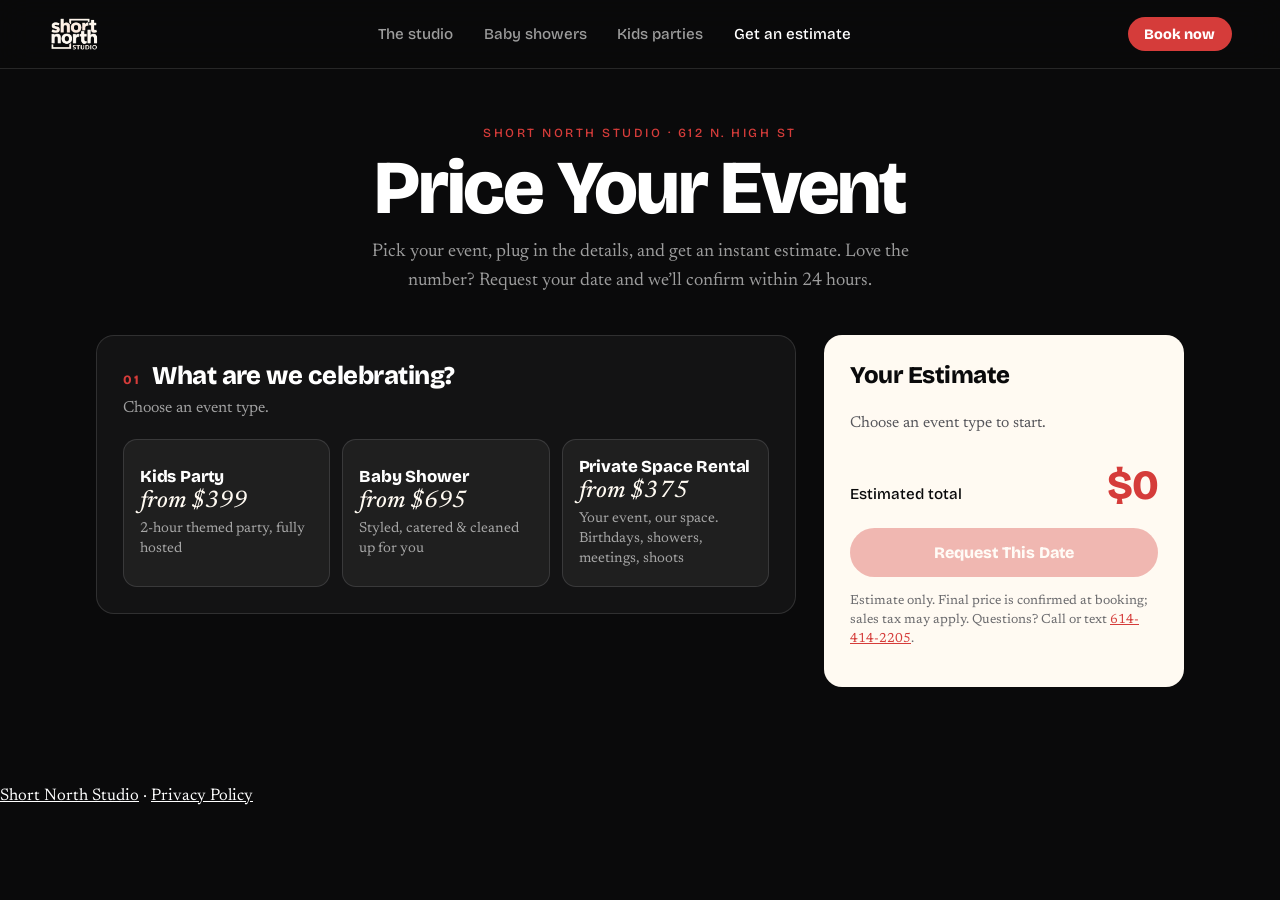
<file: estimate/index.html>
<!doctype html>
<html lang="en">
<head>
<meta charset="utf-8">
<meta name="viewport" content="width=device-width, initial-scale=1">
<title>Get an Estimate | Short North Studio</title>
<link rel="canonical" href="https://short-north-studio.com/estimate/">
<meta name="theme-color" content="#0a0a0b">
<link rel="icon" type="image/png" sizes="32x32" href="../favicon-32.png">
<link rel="apple-touch-icon" href="../apple-touch-icon.png">
<meta name="description" content="Get an instant estimate for your party, shower or private event at Short North Studio, 612 N. High St, Columbus.">
<link rel="preconnect" href="https://fonts.googleapis.com">
<link rel="preconnect" href="https://fonts.gstatic.com" crossorigin>
<link href="https://fonts.googleapis.com/css2?family=Bricolage+Grotesque:opsz,wght@12..96,500;12..96,800&family=Newsreader:ital,opsz,wght@0,6..72,400;0,6..72,500;1,6..72,400&display=swap" rel="stylesheet">
<style>
  :root{
    --ink:#0a0a0b; --text:#fff; --muted:rgba(255,255,255,.6); --faint:rgba(255,255,255,.38);
    --red:#D53C3A; --red-deep:#b12c2a; --cream:#FFFAF2;
    --panel:rgba(255,255,255,.04); --card:rgba(255,255,255,.05); --line:rgba(255,255,255,.12);
    --display:"Bricolage Grotesque","Arial Black","Helvetica Neue",Arial,sans-serif;
    --serif:"Newsreader",Georgia,"Times New Roman",serif;
    --radius:18px;
  }
  *{box-sizing:border-box}
  html,body{background:var(--ink)}
  body{margin:0;color:var(--text);font:1.05rem/1.55 var(--serif);-webkit-font-smoothing:antialiased;overflow-x:hidden}
  a{color:inherit}
  :focus-visible{outline:2px solid var(--red);outline-offset:3px;border-radius:4px}
  /* site nav (matches home page) */
  .topnav{position:sticky;top:0;z-index:50;display:flex;align-items:center;justify-content:space-between;gap:1rem;padding:calc(env(safe-area-inset-top,0px) + 14px) clamp(16px,4vw,48px) 14px;background:rgba(10,10,11,.72);backdrop-filter:blur(16px);-webkit-backdrop-filter:blur(16px);border-bottom:1px solid var(--line)}
  .topnav .brand img{height:40px;width:auto;display:block}
  .topnav ul{display:flex;gap:clamp(12px,2.4vw,32px);list-style:none;margin:0;padding:0;font:500 .95rem var(--display)}
  .topnav ul a{text-decoration:none;color:var(--muted);transition:color .2s}
  .topnav ul a:hover,.topnav ul a[aria-current]{color:var(--text)}
  .pill{display:inline-flex;align-items:center;justify-content:center;border-radius:999px;padding:.6em 1.15em;font:800 .9rem var(--display);text-decoration:none;white-space:nowrap;background:var(--red);color:#fff}
  .pill:hover{background:var(--red-deep)}
  @media (max-width:767px){.topnav ul{display:none}.topnav .brand img{height:34px}}

  .sns-calc{max-width:1120px;margin:0 auto;padding:56px 16px 72px}
  .sns-head{text-align:center;margin-bottom:40px}
  .sns-eyebrow{letter-spacing:.2em;text-transform:uppercase;font:500 .78rem var(--display);color:var(--red)}
  .sns-head h1{font:800 clamp(40px,7vw,76px)/.95 var(--display);letter-spacing:-.03em;margin:12px 0 14px}
  .sns-head p{color:var(--muted);margin:0 auto;max-width:560px;font-size:1.15rem}
  .sns-grid{display:grid;grid-template-columns:1fr 360px;gap:28px;align-items:start}
  @media (max-width:880px){.sns-grid{grid-template-columns:1fr}}
  .step{background:var(--panel);border:1px solid var(--line);border-radius:var(--radius);padding:26px;margin-bottom:20px}
  .step h2{font:800 1.6rem/1.1 var(--display);letter-spacing:-.02em;margin:0 0 6px;display:flex;gap:12px;align-items:baseline}
  .step h2 em{font-style:normal}
  .step h2 span{font:800 .8rem var(--display);color:var(--red);letter-spacing:.12em}
  .step .sub{color:var(--muted);font-size:1rem;margin:0 0 18px}
  .types,.pkgs{display:grid;gap:12px}
  .types{grid-template-columns:repeat(3,1fr)}
  .pkgs{grid-template-columns:repeat(auto-fit,minmax(200px,1fr))}
  @media (max-width:600px){.types{grid-template-columns:1fr}}
  .opt{position:relative;background:var(--card);border:1px solid var(--line);border-radius:14px;padding:16px;cursor:pointer;text-align:left;color:inherit;font:inherit;transition:border-color .15s,transform .15s,background .15s}
  .opt:hover{border-color:rgba(255,255,255,.3);transform:translateY(-1px)}
  .opt[aria-pressed="true"]{border-color:var(--red);background:rgba(213,60,58,.1);box-shadow:0 0 0 1px var(--red) inset}
  .opt .t{font:800 1.05rem var(--display);letter-spacing:-.01em}
  .opt .p{color:var(--cream);font:500 1.5rem var(--serif);font-style:italic;margin-top:2px}
  .opt .d{color:var(--muted);font-size:.9rem;margin-top:6px;line-height:1.4}
  .opt .badge{position:absolute;top:10px;right:10px;font:800 .62rem var(--display);letter-spacing:.1em;text-transform:uppercase;background:var(--red);color:#fff;padding:4px 8px;border-radius:99px}
  .fields{display:grid;grid-template-columns:repeat(auto-fit,minmax(200px,1fr));gap:16px}
  label.f{display:block;font:500 .85rem var(--display);color:var(--muted)}
  label.f input,label.f select,label.f textarea{display:block;width:100%;margin-top:6px;background:var(--card);border:1px solid var(--line);color:var(--text);border-radius:12px;padding:12px;font:1rem var(--serif)}
  label.f input:focus,label.f select:focus,label.f textarea:focus{outline:none;border-color:var(--red)}
  input[type=date]::-webkit-calendar-picker-indicator,input[type=time]::-webkit-calendar-picker-indicator{filter:invert(.85)}
  .stepper{display:flex;align-items:center;margin-top:6px;background:var(--card);border:1px solid var(--line);border-radius:12px;overflow:hidden}
  .stepper button{background:none;border:0;color:var(--red);font-size:22px;width:46px;height:46px;cursor:pointer}
  .stepper button:disabled{opacity:.3;cursor:default}
  .stepper output{flex:1;text-align:center;font:800 1.05rem var(--display)}
  .addons{display:grid;gap:10px}
  .addon{display:flex;gap:12px;align-items:flex-start;background:var(--card);border:1px solid var(--line);border-radius:12px;padding:12px 14px;cursor:pointer}
  .addon input{accent-color:var(--red);width:18px;height:18px;margin-top:4px}
  .addon .n{flex:1}
  .addon .n small{display:block;color:var(--muted)}
  .addon .a{font:800 1rem var(--display);white-space:nowrap}
  .note{font-size:.9rem;padding:10px 12px;border-radius:10px;margin-top:14px;display:none}
  .note.show{display:block}
  .note.warn{background:rgba(213,60,58,.12);border:1px solid rgba(213,60,58,.4);color:#ffb4b2}
  .hidden{display:none!important}
  .summary{position:sticky;top:90px;background:var(--cream);color:var(--ink);border-radius:var(--radius);padding:26px}
  .summary h3{font:800 1.5rem var(--display);letter-spacing:-.02em;margin:0 0 14px}
  .lines{list-style:none;margin:0;padding:0;font-size:.98rem}
  .lines li{display:flex;justify-content:space-between;gap:12px;padding:8px 0;border-bottom:1px dashed rgba(0,0,0,.15)}
  .lines li span:first-child{color:#55555a}
  .lines .empty{color:#55555a;border:0}
  .total{display:flex;justify-content:space-between;align-items:baseline;margin-top:16px;font:500 .95rem var(--display)}
  .total b{font:800 2.6rem var(--display);letter-spacing:-.03em;color:var(--red)}
  .dep{font-size:.9rem;color:#55555a;margin-top:4px}
  .fine{font-size:.82rem;color:#6b6b6e;margin-top:14px;line-height:1.45}
  .fine a{color:var(--red)!important}
  .btn{display:block;width:100%;margin-top:18px;background:var(--red);color:#fff;border:0;border-radius:999px;padding:15px;font:800 1rem var(--display);cursor:pointer}
  .btn:hover{background:var(--red-deep)}
  .btn:disabled{opacity:.35;cursor:not-allowed}
  .success{text-align:center;padding:30px 10px}
  .success h2{justify-content:center}
  .err{color:#ffb4b2;font-size:.9rem;margin-top:10px}
</style>
</head>
<body>

<header class="topnav">
  <a class="brand" href="../" aria-label="Short North Studio home"><img src="../img/logo.webp" alt="Short North Studio"></a>
  <ul>
    <li><a href="../">The studio</a></li>
    <li><a href="../baby-showers/">Baby showers</a></li>
    <li><a href="../kids-parties/">Kids parties</a></li>
    <li><a href="./" aria-current="page">Get an estimate</a></li>
  </ul>
  <a class="pill" href="https://www.peerspace.com/pages/listings/697455a9e9f85bc77b30f5e9" target="_blank" rel="noopener">Book now</a>
</header>

<section class="sns-calc" id="event-calculator">
  <header class="sns-head">
    <div class="sns-eyebrow">Short North Studio · 612 N. High St</div>
    <h1>Price Your Event</h1>
    <p>Pick your event, plug in the details, and get an instant estimate. Love the number? Request your date and we’ll confirm within 24 hours.</p>
  </header>

  <div class="sns-grid">
    <div>
      <!-- STEP 1 -->
      <div class="step">
        <h2><span>01</span> What are we celebrating?</h2>
        <p class="sub">Choose an event type.</p>
        <div class="types" id="types"></div>
      </div>

      <!-- STEP 2 -->
      <div class="step hidden" id="step2">
        <h2><span>02</span> <em id="step2title">Details</em></h2>
        <p class="sub" id="step2sub"></p>

        <div class="pkgs" id="pkgs"></div>

        <div class="fields" style="margin-top:18px">
          <label class="f">Event date
            <input type="date" id="date">
          </label>
          <label class="f">Start time
            <input type="time" id="time" step="1800" value="14:00">
          </label>
          <div class="f-wrap" id="guestWrap">
            <label class="f" id="guestLabel">Number of guests</label>
            <div class="stepper">
              <button type="button" data-step="guests" data-dir="-1" aria-label="Fewer guests">−</button>
              <output id="guestsOut">10</output>
              <button type="button" data-step="guests" data-dir="1" aria-label="More guests">+</button>
            </div>
          </div>
          <div class="f-wrap" id="hoursWrap">
            <label class="f">Hours (3-hour minimum)</label>
            <div class="stepper">
              <button type="button" data-step="hours" data-dir="-1" aria-label="Fewer hours">−</button>
              <output id="hoursOut">3</output>
              <button type="button" data-step="hours" data-dir="1" aria-label="More hours">+</button>
            </div>
          </div>
        </div>
        <div class="note warn" id="capNote"></div>

        <div id="addonBlock" style="margin-top:20px">
          <label class="f" style="margin-bottom:8px">Add-ons</label>
          <div class="addons" id="addons"></div>
        </div>
      </div>

      <!-- STEP 3: Netlify form (must stay in static HTML so Netlify detects it at deploy) -->
      <div class="step hidden" id="step3">
        <div id="formWrap">
          <h2><span>03</span> Request your date</h2>
          <p class="sub">No payment yet. We’ll confirm availability and send your booking link.</p>
          <form name="event-estimate" method="POST" data-netlify="true" netlify-honeypot="bot-field" id="leadForm">
            <input type="hidden" name="form-name" value="event-estimate">
            <p class="hidden"><label>Leave blank: <input name="bot-field"></label></p>
            <input type="hidden" name="event_type">
            <input type="hidden" name="package">
            <input type="hidden" name="event_date">
            <input type="hidden" name="start_time">
            <input type="hidden" name="guests">
            <input type="hidden" name="hours">
            <input type="hidden" name="addons">
            <input type="hidden" name="estimate_total">
            <input type="hidden" name="deposit">
            <input type="hidden" name="estimate_breakdown">
            <div class="fields">
              <label class="f">Your name
                <input name="name" required autocomplete="name">
              </label>
              <label class="f">Email
                <input name="email" type="email" required autocomplete="email">
              </label>
              <label class="f">Phone
                <input name="phone" type="tel" required autocomplete="tel">
              </label>
              <label class="f">Guest of honor (optional)
                <input name="honoree" placeholder="e.g. Mia turning 7">
              </label>
            </div>
            <label class="f" style="margin-top:16px">Anything else? Theme, colors, allergies, questions
              <textarea name="notes" rows="3"></textarea>
            </label>
            <button class="btn" type="submit" id="submitBtn">Send My Request</button>
            <div class="err" id="formErr"></div>
          </form>
        </div>
        <div class="success hidden" id="success">
          <h2>You’re on the list</h2>
          <p class="sub">We got your request and your estimate. Expect a text or email from us within 24 hours to lock in your date.</p>
        </div>
      </div>
    </div>

    <!-- SUMMARY -->
    <aside class="summary" aria-live="polite">
      <h3>Your Estimate</h3>
      <ul class="lines" id="lines"><li class="empty">Choose an event type to start.</li></ul>
      <div class="total"><span>Estimated total</span><b id="total">$0</b></div>
      <div class="dep" id="deposit"></div>
      <button class="btn" id="goForm" disabled>Request This Date</button>
      <p class="fine">Estimate only. Final price is confirmed at booking; sales tax may apply. Questions? Call or text <a href="tel:+16144142205" >614-414-2205</a>.</p>
    </aside>
  </div>
</section>
<footer class="wrap" style="padding:24px 0 40px"><a href="/">Short North Studio</a> · <a href="/privacy/">Privacy Policy</a></footer>

<script>
(function(){
  /* ================= PRICING: edit here ================= */
  const PRICING = {
    kids: {
      label: "Kids Party",
      blurb: "2-hour themed party, fully hosted",
      from: 399,
      deposit: 50,                 // non-refundable, to book
      depositNote: "$50 non-refundable deposit to book",
      extraGuest: 25,              // per extra kid
      maxGuests: 20,
      guestLabel: "Number of kids",
      packages: [
        {id:"squishy",  name:"Squishy Party",    price:399, included:8,  desc:"2 hrs · up to 8 kids · squishy crafting"},
        {id:"neon",     name:"Neon Slime Party", price:449, included:10, desc:"2 hrs · up to 10 kids · glow slime lab, blacklights, dance lights", badge:"Popular"},
        {id:"princess", name:"Princess Party",   price:499, included:10, desc:"2 hrs · up to 10 kids · sparkling cider toast + staff group photos"}
      ],
      addons: []                   // add kids add-ons here: {id, name, price, note}
    },
    shower: {
      label: "Baby Shower",
      blurb: "Styled, catered & cleaned up for you",
      from: 695,
      deposit: null,               // set a number (e.g. 200) to show a deposit line
      extraGuest: 30,              // per guest over the package limit
      guestLabel: "Number of guests",
      maxGuests: 40,
      packages: [
        {id:"sweet",     name:"Sweet & Simple",  price:695,  cap:12, desc:"2 hrs · up to 12 guests · décor, backdrop, light refreshments"},
        {id:"glow",      name:"Gather & Glow",   price:1095, cap:18, desc:"2.5 hrs · up to 18 guests · brunch bites, drinks, cake, event support", badge:"Popular"},
        {id:"signature", name:"Signature Celebration", price:1895, cap:25, desc:"3 hrs + 1 hr early access · up to 25 guests · catered spread, event host"}
      ],
      addons: []
    },
    rental: {
      label: "Private Space Rental",
      blurb: "Your event, our space. Birthdays, showers, meetings, shoots",
      from: 375,
      hourly: 125,
      minHours: 3,
      maxHours: 10,
      deposit: null,
      guestLabel: "Number of guests",
      maxGuests: 40,
      packages: [],
      // Includes 6 chairs, three 4-ft tables + 1 square table, TV
      addons: [
        {id:"speaker", name:"Harman Kardon Bluetooth speaker", price:30, note:"Bring your playlist"},
        {id:"early",   name:"30-min early setup access",       price:50, note:"Get in early to decorate"},   // PLACEHOLDER PRICE
        {id:"movie",   name:"Movie-night setup",               price:40, note:"Sectional repositioned for the TV"} // PLACEHOLDER PRICE
      ]
    }
  };
  /* ====================================================== */

  const $ = s => document.querySelector(s);
  const money = n => "$" + n.toLocaleString("en-US",{minimumFractionDigits: n%1?2:0, maximumFractionDigits:2});
  const state = {type:null, pkg:null, guests:10, hours:3, addons:new Set()};

  // Min date = today
  const d = new Date(); d.setMinutes(d.getMinutes()-d.getTimezoneOffset());
  $("#date").min = d.toISOString().slice(0,10);

  // Render type cards
  $("#types").innerHTML = Object.entries(PRICING).map(([k,v]) =>
    `<button type="button" class="opt" data-type="${k}" aria-pressed="false">
       <div class="t">${v.label}</div>
       <div class="p">from ${money(v.from)}</div>
       <div class="d">${v.blurb}</div>
     </button>`).join("");

  $("#types").addEventListener("click", e => {
    const b = e.target.closest("[data-type]"); if(!b) return;
    selectType(b.dataset.type);
  });

  function selectType(t){
    state.type = t; state.addons.clear();
    const cfg = PRICING[t];
    document.querySelectorAll("[data-type]").forEach(b => b.setAttribute("aria-pressed", b.dataset.type===t));
    $("#step2").classList.remove("hidden");
    $("#step2title").textContent = cfg.label + " details";
    $("#step2sub").textContent = t==="rental"
      ? "Includes 6 chairs, three 4-ft tables, a square table and the TV. $125/hour, 3-hour minimum."
      : "Pick a package, then tell us about your crowd.";
    $("#guestLabel").textContent = cfg.guestLabel;
    $("#hoursWrap").classList.toggle("hidden", t!=="rental");

    // packages
    state.pkg = cfg.packages[1]?.id || cfg.packages[0]?.id || null;
    $("#pkgs").classList.toggle("hidden", !cfg.packages.length);
    renderPkgs();

    // sensible default guest counts
    state.guests = t==="kids" ? 10 : t==="shower" ? 15 : 12;
    state.hours = cfg.minHours || 3;

    // add-ons
    $("#addonBlock").classList.toggle("hidden", !cfg.addons.length);
    $("#addons").innerHTML = cfg.addons.map(a =>
      `<label class="addon"><input type="checkbox" value="${a.id}">
        <span class="n">${a.name}${a.note?`<small>${a.note}</small>`:""}</span>
        <span class="a">+${money(a.price)}</span></label>`).join("");
    update();
  }

  function renderPkgs(){
    const cfg = PRICING[state.type];
    $("#pkgs").innerHTML = cfg.packages.map(p =>
      `<button type="button" class="opt" data-pkg="${p.id}" aria-pressed="${p.id===state.pkg}">
        ${p.badge?`<span class="badge">${p.badge}</span>`:""}
        <div class="t">${p.name}</div><div class="p">${money(p.price)}</div><div class="d">${p.desc}</div>
      </button>`).join("");
  }

  $("#pkgs").addEventListener("click", e => {
    const b = e.target.closest("[data-pkg]"); if(!b) return;
    state.pkg = b.dataset.pkg; renderPkgs(); update();
  });

  $("#addons").addEventListener("change", e => {
    if(e.target.checked) state.addons.add(e.target.value); else state.addons.delete(e.target.value);
    update();
  });

  document.querySelectorAll("[data-step]").forEach(b => b.addEventListener("click", () => {
    const k = b.dataset.step, dir = +b.dataset.dir, cfg = PRICING[state.type];
    if(k==="guests") state.guests = Math.min(cfg.maxGuests, Math.max(1, state.guests + dir));
    else state.hours = Math.min(cfg.maxHours, Math.max(cfg.minHours, state.hours + dir));
    update();
  }));
  ["#date","#time"].forEach(s => $(s).addEventListener("change", update));

  function calc(){
    const cfg = PRICING[state.type], lines = []; let total = 0, warn = "";
    if(state.type==="kids"){
      const p = cfg.packages.find(x=>x.id===state.pkg);
      lines.push([p.name + ` (up to ${p.included} kids)`, p.price]); total += p.price;
      const extra = Math.max(0, state.guests - p.included);
      if(extra){ lines.push([`${extra} extra kid${extra>1?"s":""} × ${money(cfg.extraGuest)}`, extra*cfg.extraGuest]); total += extra*cfg.extraGuest; }
    }
    if(state.type==="shower"){
      const p = cfg.packages.find(x=>x.id===state.pkg);
      lines.push([p.name + ` (up to ${p.cap} guests)`, p.price]); total += p.price;
      const extra = Math.max(0, state.guests - p.cap);
      if(extra){ lines.push([`${extra} extra guest${extra>1?"s":""} × ${money(cfg.extraGuest)}`, extra*cfg.extraGuest]); total += extra*cfg.extraGuest; }
    }
    if(state.type==="rental"){
      lines.push([`Studio rental · ${state.hours} hrs × ${money(cfg.hourly)}`, state.hours*cfg.hourly]); total += state.hours*cfg.hourly;
    }
    cfg.addons.filter(a=>state.addons.has(a.id)).forEach(a => { lines.push([a.name, a.price]); total += a.price; });
    return {lines, total, warn, deposit: cfg.deposit};
  }

  function update(){
    if(!state.type) return;
    const cfg = PRICING[state.type];
    $("#guestsOut").textContent = state.guests;
    $("#hoursOut").textContent = state.hours;
    document.querySelector('[data-step="guests"][data-dir="-1"]').disabled = state.guests<=1;
    document.querySelector('[data-step="guests"][data-dir="1"]').disabled = state.guests>=cfg.maxGuests;
    if(cfg.minHours){
      document.querySelector('[data-step="hours"][data-dir="-1"]').disabled = state.hours<=cfg.minHours;
      document.querySelector('[data-step="hours"][data-dir="1"]').disabled = state.hours>=cfg.maxHours;
    }

    const r = calc();
    const meta = [];
    if($("#date").value) meta.push(["Date", new Date($("#date").value+"T12:00").toLocaleDateString("en-US",{weekday:"short",month:"short",day:"numeric"})]);
    if($("#time").value) meta.push(["Start", fmtTime($("#time").value)]);
    meta.push([state.type==="kids" ? "Kids" : "Guests", state.guests]);

    $("#lines").innerHTML =
      r.lines.map(([n,a])=>`<li><span>${n}</span><span>${money(a)}</span></li>`).join("") +
      meta.map(([n,v])=>`<li><span>${n}</span><span>${v}</span></li>`).join("");
    $("#total").textContent = money(r.total);
    $("#deposit").textContent = r.deposit ? `Due to book: ${money(r.deposit)} deposit` : "";
    const n = $("#capNote"); n.textContent = r.warn; n.classList.toggle("show", !!r.warn);
    $("#goForm").disabled = false;
    fillHidden(r);
  }

  function fmtTime(v){ const [h,m]=v.split(":").map(Number); return `${(h%12)||12}:${String(m).padStart(2,"0")} ${h<12?"AM":"PM"}`; }

  function fillHidden(r){
    const f = $("#leadForm"), cfg = PRICING[state.type];
    const pkg = cfg.packages.find(p=>p.id===state.pkg);
    const set = (k,v) => f.elements[k].value = v;
    set("event_type", cfg.label);
    set("package", pkg ? pkg.name : "Hourly rental");
    set("event_date", $("#date").value);
    set("start_time", $("#time").value ? fmtTime($("#time").value) : "");
    set("guests", state.guests);
    set("hours", state.type==="rental" ? state.hours : "");
    set("addons", cfg.addons.filter(a=>state.addons.has(a.id)).map(a=>a.name).join(", "));
    set("estimate_total", money(r.total));
    set("deposit", r.deposit ? money(r.deposit) : "");
    set("estimate_breakdown", r.lines.map(([n,a])=>`${n}: ${money(a)}`).join(" | ") + (r.warn ? ` | NOTE: ${r.warn}` : ""));
  }

  $("#goForm").addEventListener("click", () => {
    $("#step3").classList.remove("hidden");
    $("#step3").scrollIntoView({behavior:"smooth", block:"start"});
  });

  $("#leadForm").addEventListener("submit", async e => {
    e.preventDefault();
    const f = e.target, btn = $("#submitBtn");
    if(!$("#date").value){ $("#formErr").textContent = "Pick an event date in step 02 first."; return; }
    $("#formErr").textContent = ""; btn.disabled = true; btn.textContent = "Sending…";
    try{
      const res = await fetch("/", {method:"POST", headers:{"Content-Type":"application/x-www-form-urlencoded"}, body:new URLSearchParams(new FormData(f)).toString()});
      if(!res.ok) throw new Error(res.status);
      $("#formWrap").classList.add("hidden"); $("#success").classList.remove("hidden");
    }catch(err){
      btn.disabled = false; btn.textContent = "Send My Request";
      $("#formErr").textContent = "Something glitched. Call or text us at 614-414-2205 and we’ll lock it in.";
    }
  });
})();
</script>
</body>
</html>
</file>
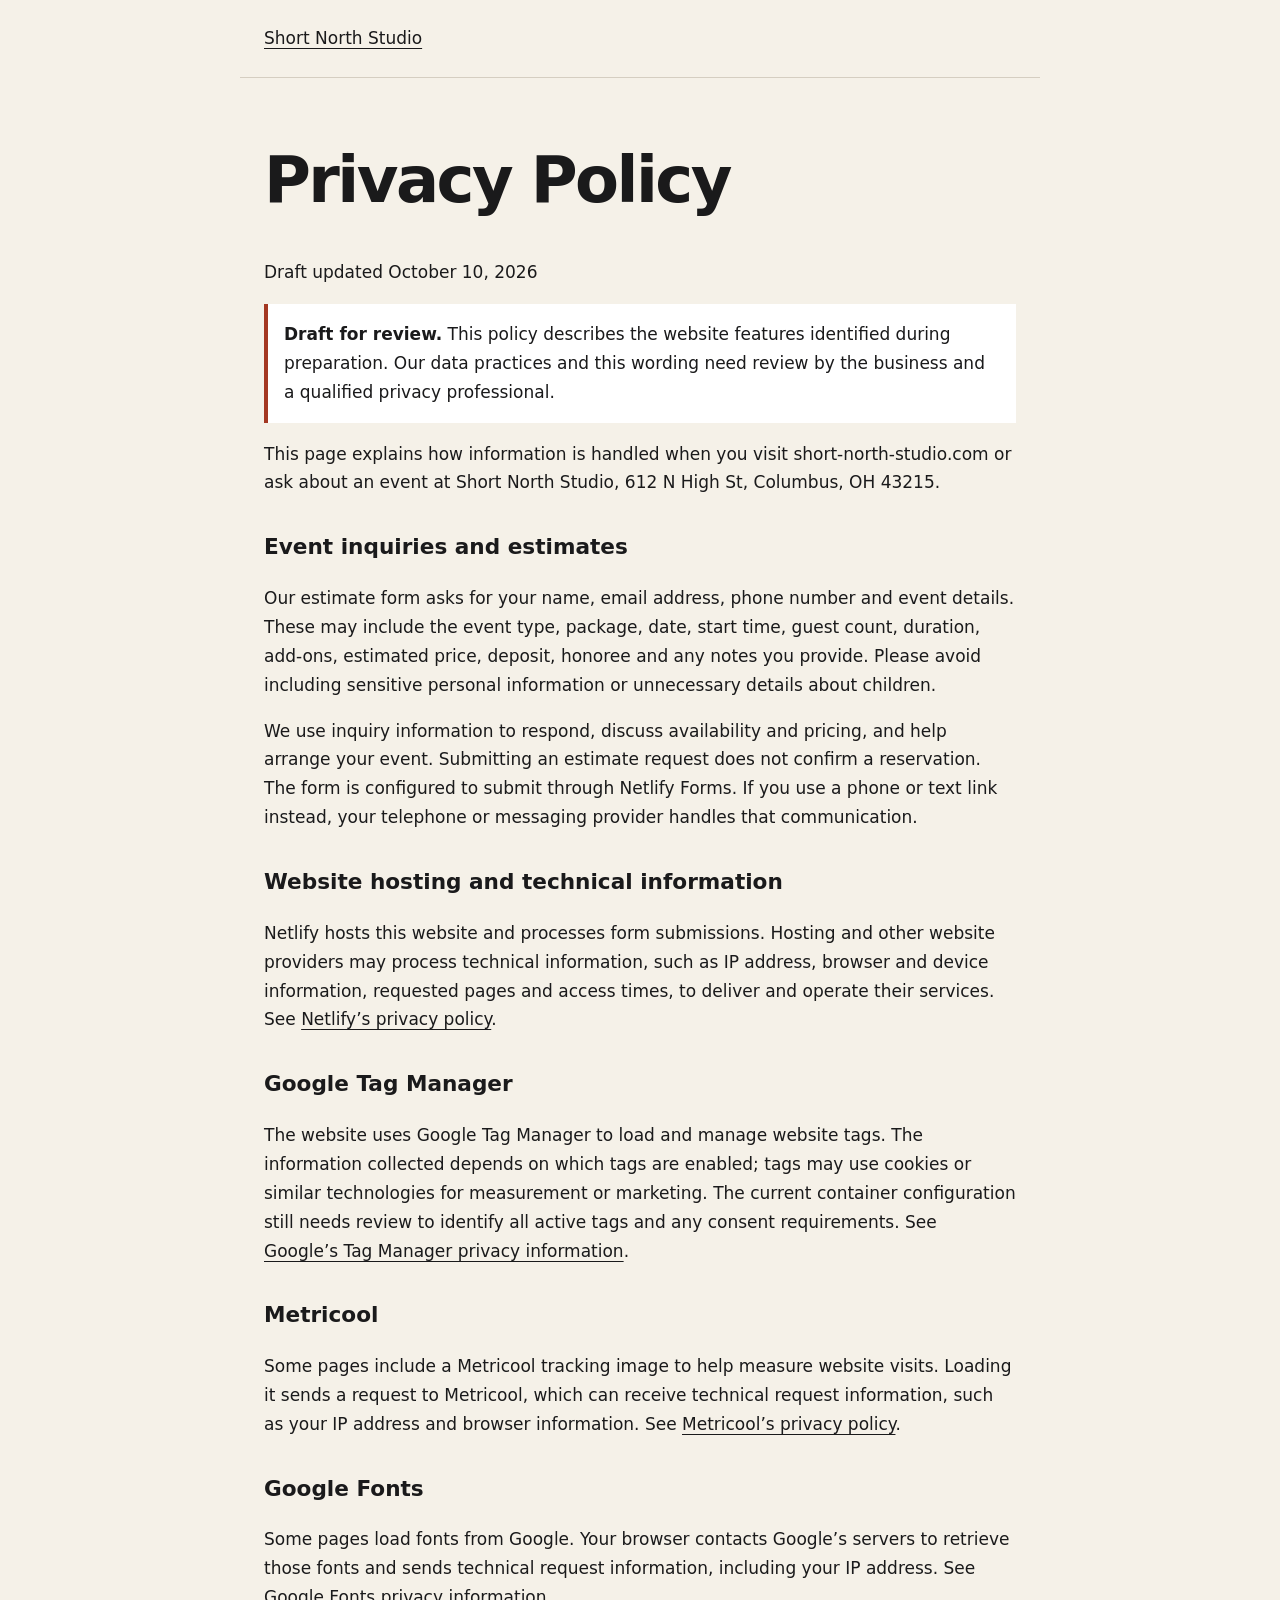
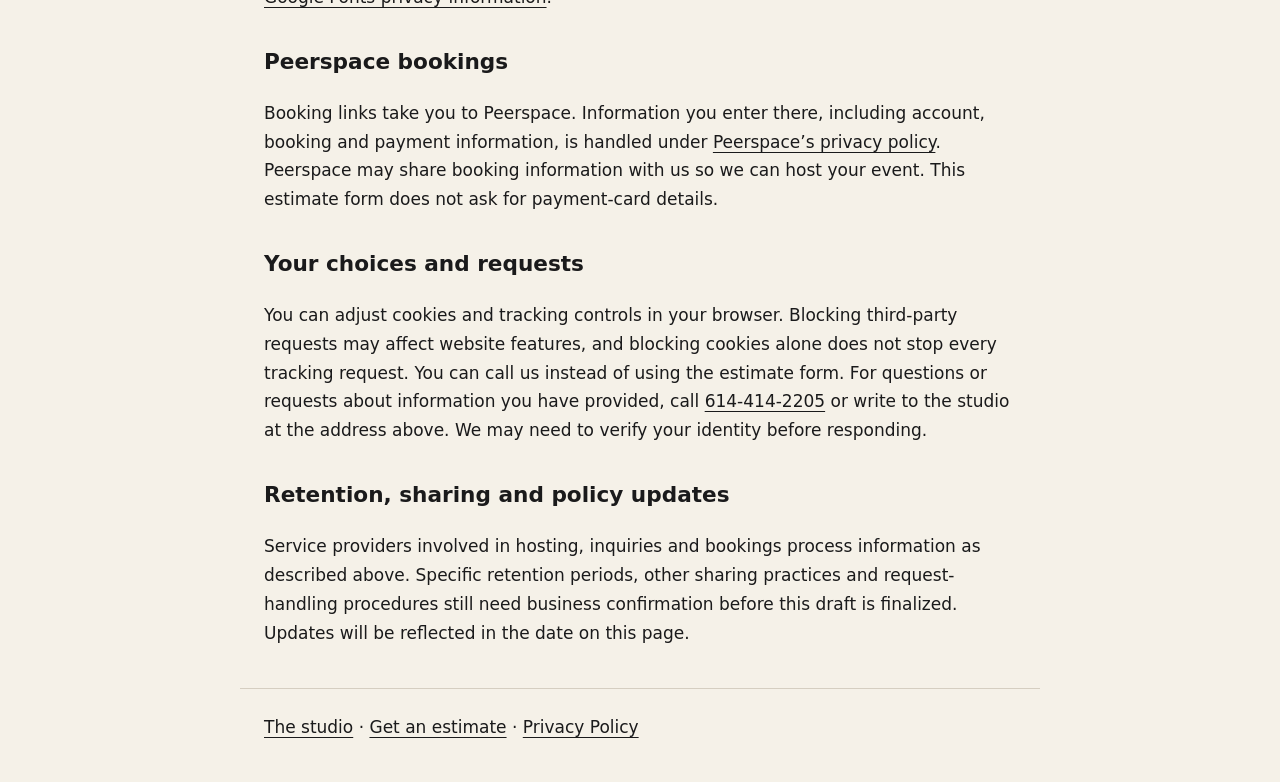
<file: privacy/index.html>
<!doctype html>
<html lang="en"><head><meta charset="utf-8"><meta name="viewport" content="width=device-width, initial-scale=1">
<title>Privacy Policy | Short North Studio</title><meta name="description" content="How Short North Studio handles event inquiries, website tools and booking information.">
<link rel="canonical" href="https://short-north-studio.com/privacy/"><link rel="icon" href="/favicon-32.png">
<style>:root{color-scheme:light}*{box-sizing:border-box}body{margin:0;background:#f5f1e8;color:#1a1a1b;font:17px/1.7 system-ui,sans-serif}header,main,footer{max-width:800px;margin:auto;padding:24px}header{border-bottom:1px solid #d5cec1}h1{font-size:clamp(2.4rem,7vw,4rem);line-height:1.1;letter-spacing:-.04em}h2{font-size:1.35rem;margin-top:32px}a{color:inherit;text-underline-offset:4px;overflow-wrap:anywhere}a:focus-visible{outline:3px solid #a43822;outline-offset:4px}.draft{padding:16px;border-left:4px solid #a43822;background:#fff}footer{border-top:1px solid #d5cec1;padding-bottom:40px}</style></head>
<body><header><a href="/">Short North Studio</a></header><main><h1>Privacy Policy</h1><p>Draft updated October 10, 2026</p>
<p class="draft"><strong>Draft for review.</strong> This policy describes the website features identified during preparation. Our data practices and this wording need review by the business and a qualified privacy professional.</p>
<p>This page explains how information is handled when you visit short-north-studio.com or ask about an event at Short North Studio, 612 N High St, Columbus, OH 43215.</p>
<h2>Event inquiries and estimates</h2><p>Our estimate form asks for your name, email address, phone number and event details. These may include the event type, package, date, start time, guest count, duration, add-ons, estimated price, deposit, honoree and any notes you provide. Please avoid including sensitive personal information or unnecessary details about children.</p><p>We use inquiry information to respond, discuss availability and pricing, and help arrange your event. Submitting an estimate request does not confirm a reservation. The form is configured to submit through Netlify Forms. If you use a phone or text link instead, your telephone or messaging provider handles that communication.</p>
<h2>Website hosting and technical information</h2><p>Netlify hosts this website and processes form submissions. Hosting and other website providers may process technical information, such as IP address, browser and device information, requested pages and access times, to deliver and operate their services. See <a href="https://www.netlify.com/privacy/">Netlify’s privacy policy</a>.</p>
<h2>Google Tag Manager</h2><p>The website uses Google Tag Manager to load and manage website tags. The information collected depends on which tags are enabled; tags may use cookies or similar technologies for measurement or marketing. The current container configuration still needs review to identify all active tags and any consent requirements. See <a href="https://support.google.com/tagmanager/answer/9323295?hl=en">Google’s Tag Manager privacy information</a>.</p>
<h2>Metricool</h2><p>Some pages include a Metricool tracking image to help measure website visits. Loading it sends a request to Metricool, which can receive technical request information, such as your IP address and browser information. See <a href="https://metricool.com/privacy-policy/">Metricool’s privacy policy</a>.</p>
<h2>Google Fonts</h2><p>Some pages load fonts from Google. Your browser contacts Google’s servers to retrieve those fonts and sends technical request information, including your IP address. See <a href="https://developers.google.com/fonts/faq/privacy">Google Fonts privacy information</a>.</p>
<h2>Peerspace bookings</h2><p>Booking links take you to Peerspace. Information you enter there, including account, booking and payment information, is handled under <a href="https://www.peerspace.com/legal/privacy">Peerspace’s privacy policy</a>. Peerspace may share booking information with us so we can host your event. This estimate form does not ask for payment-card details.</p>
<h2>Your choices and requests</h2><p>You can adjust cookies and tracking controls in your browser. Blocking third-party requests may affect website features, and blocking cookies alone does not stop every tracking request. You can call us instead of using the estimate form. For questions or requests about information you have provided, call <a href="tel:+16144142205">614-414-2205</a> or write to the studio at the address above. We may need to verify your identity before responding.</p>
<h2>Retention, sharing and policy updates</h2><p>Service providers involved in hosting, inquiries and bookings process information as described above. Specific retention periods, other sharing practices and request-handling procedures still need business confirmation before this draft is finalized. Updates will be reflected in the date on this page.</p>
</main><footer><a href="/">The studio</a> · <a href="/estimate/">Get an estimate</a> · <a href="/privacy/" aria-current="page">Privacy Policy</a></footer></body></html>
</file>
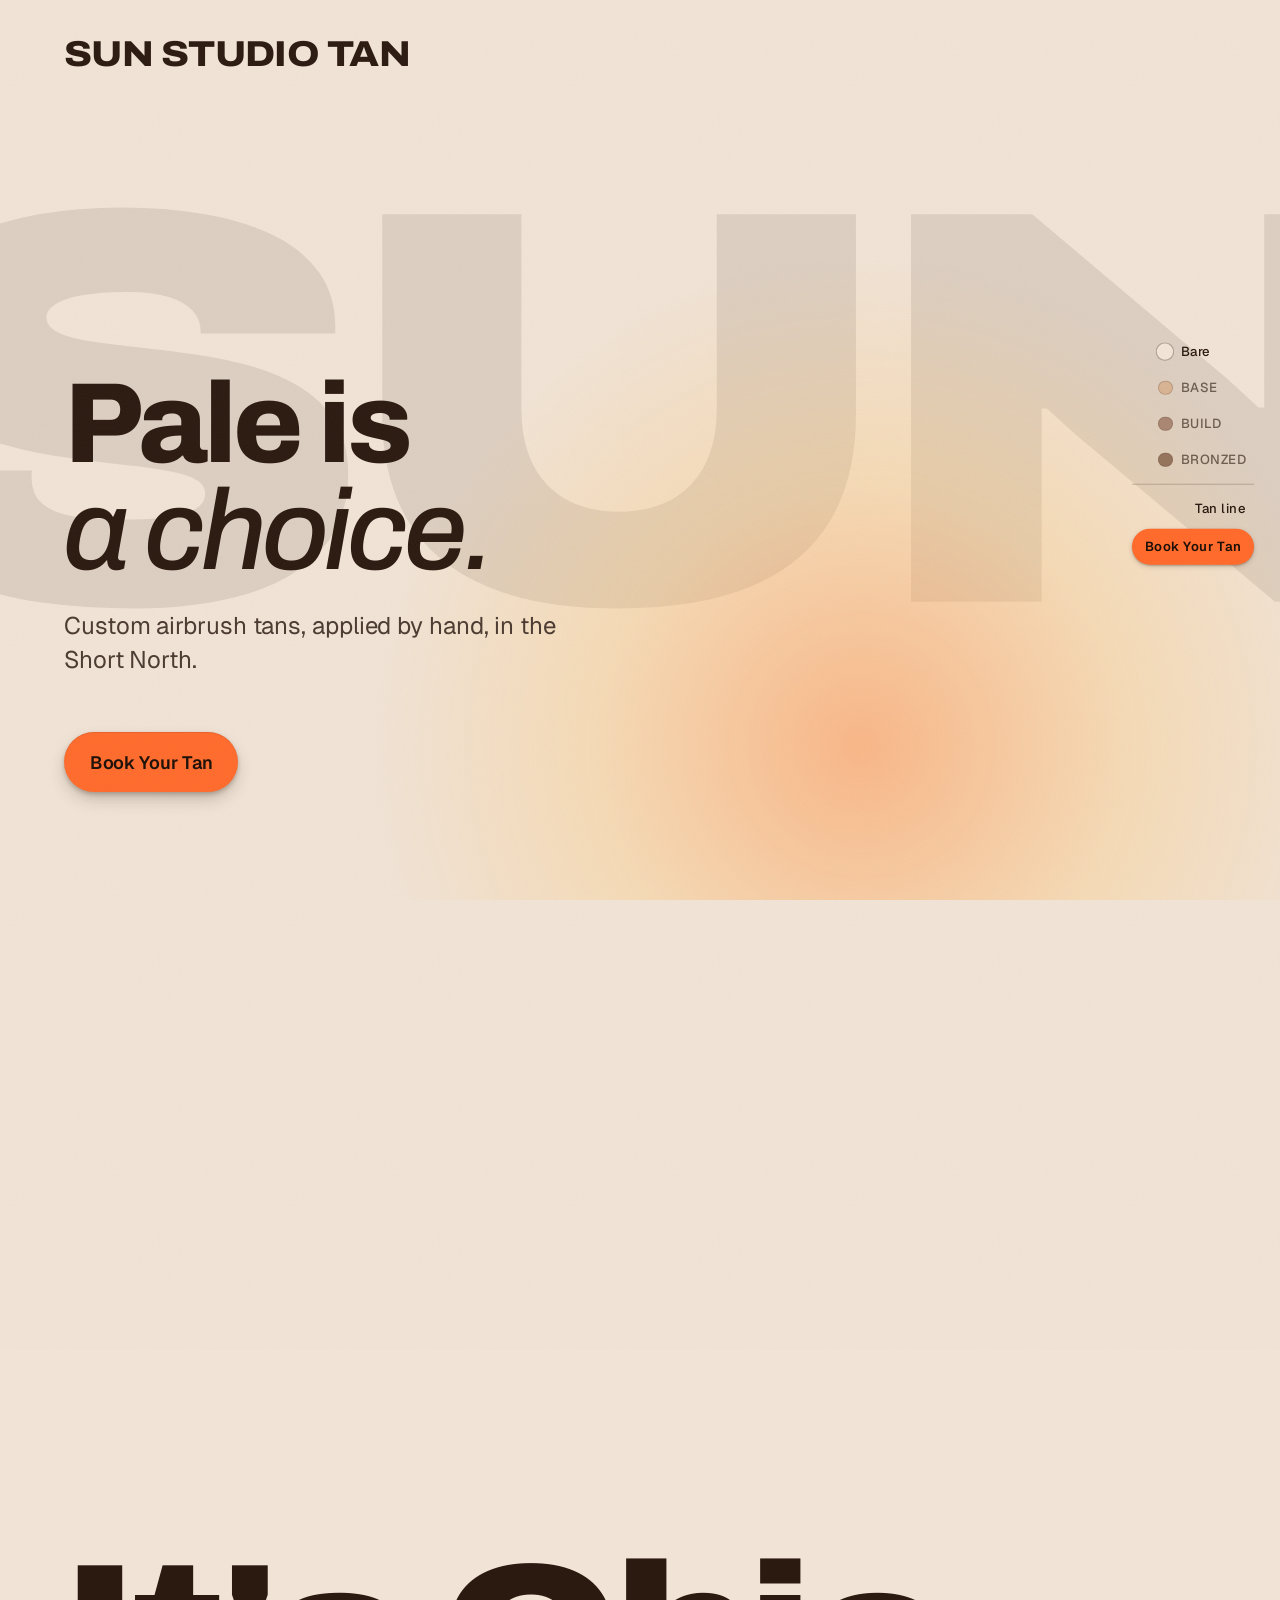
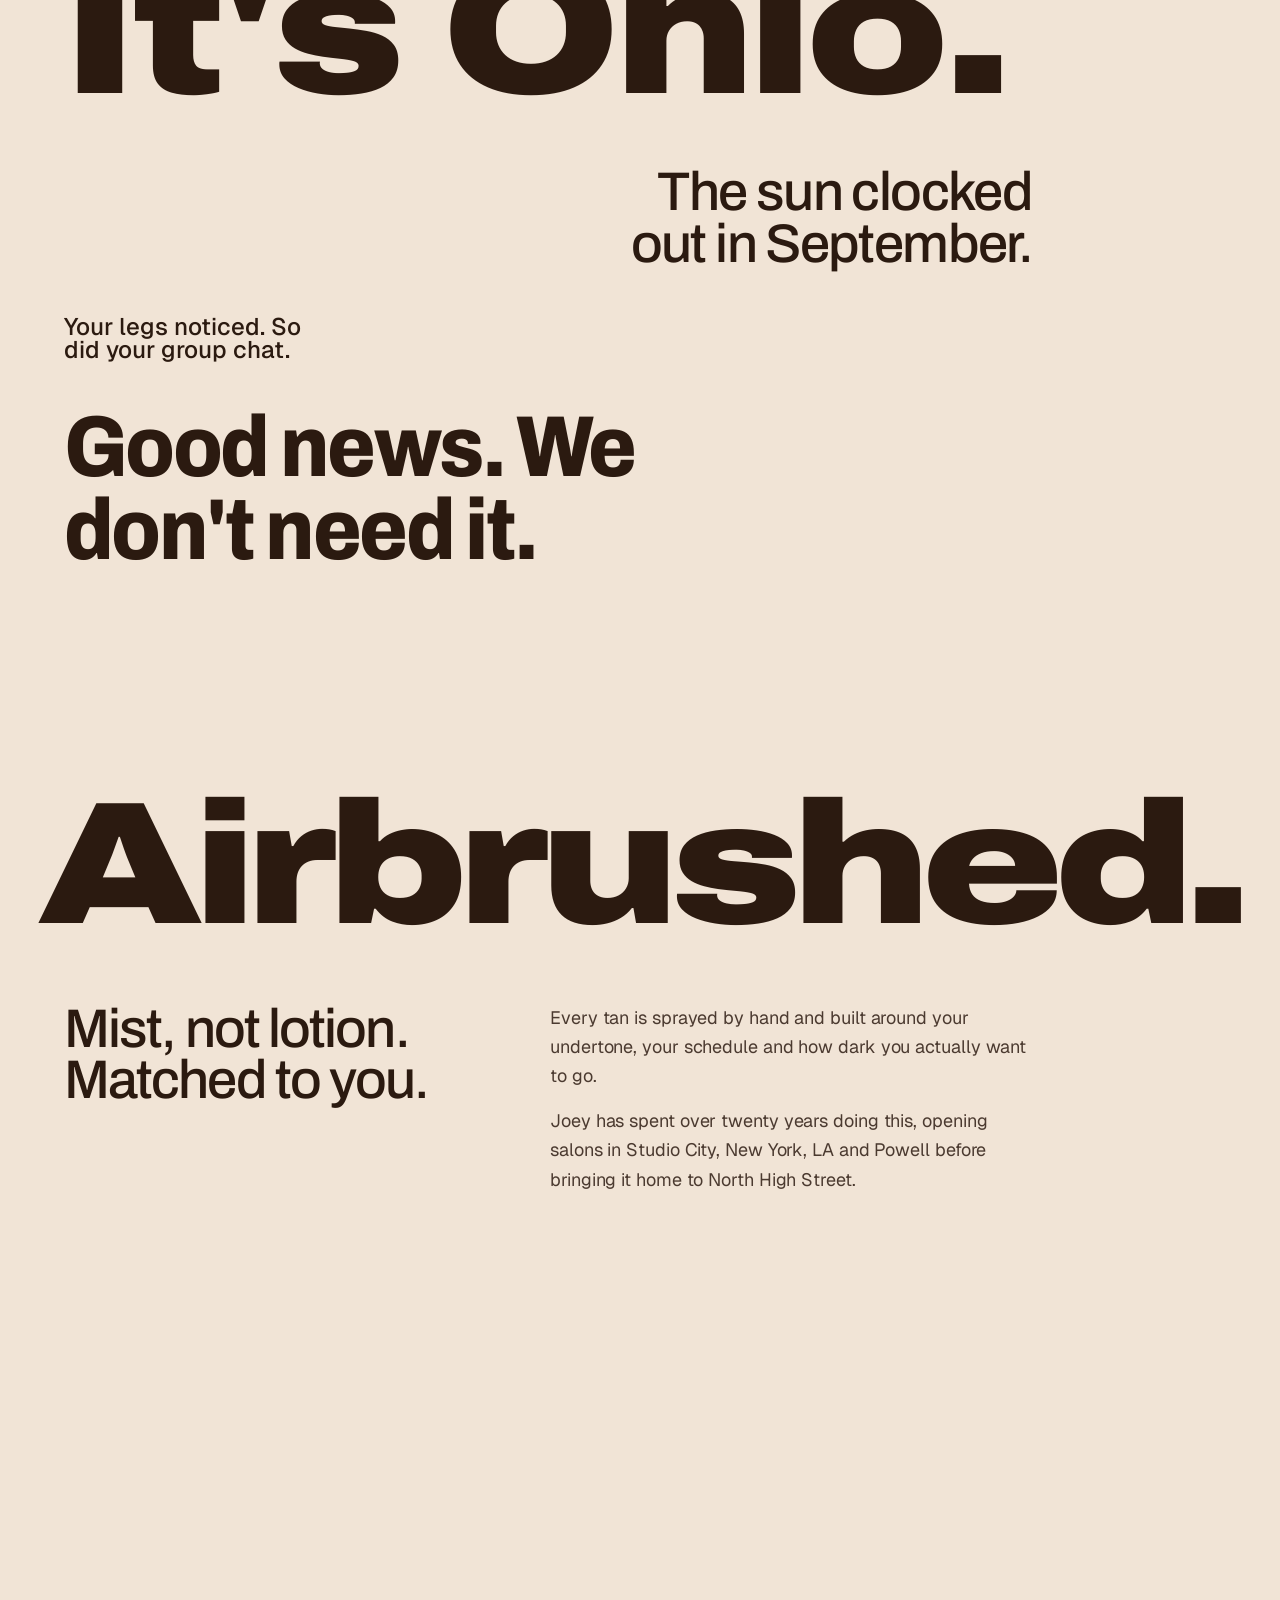
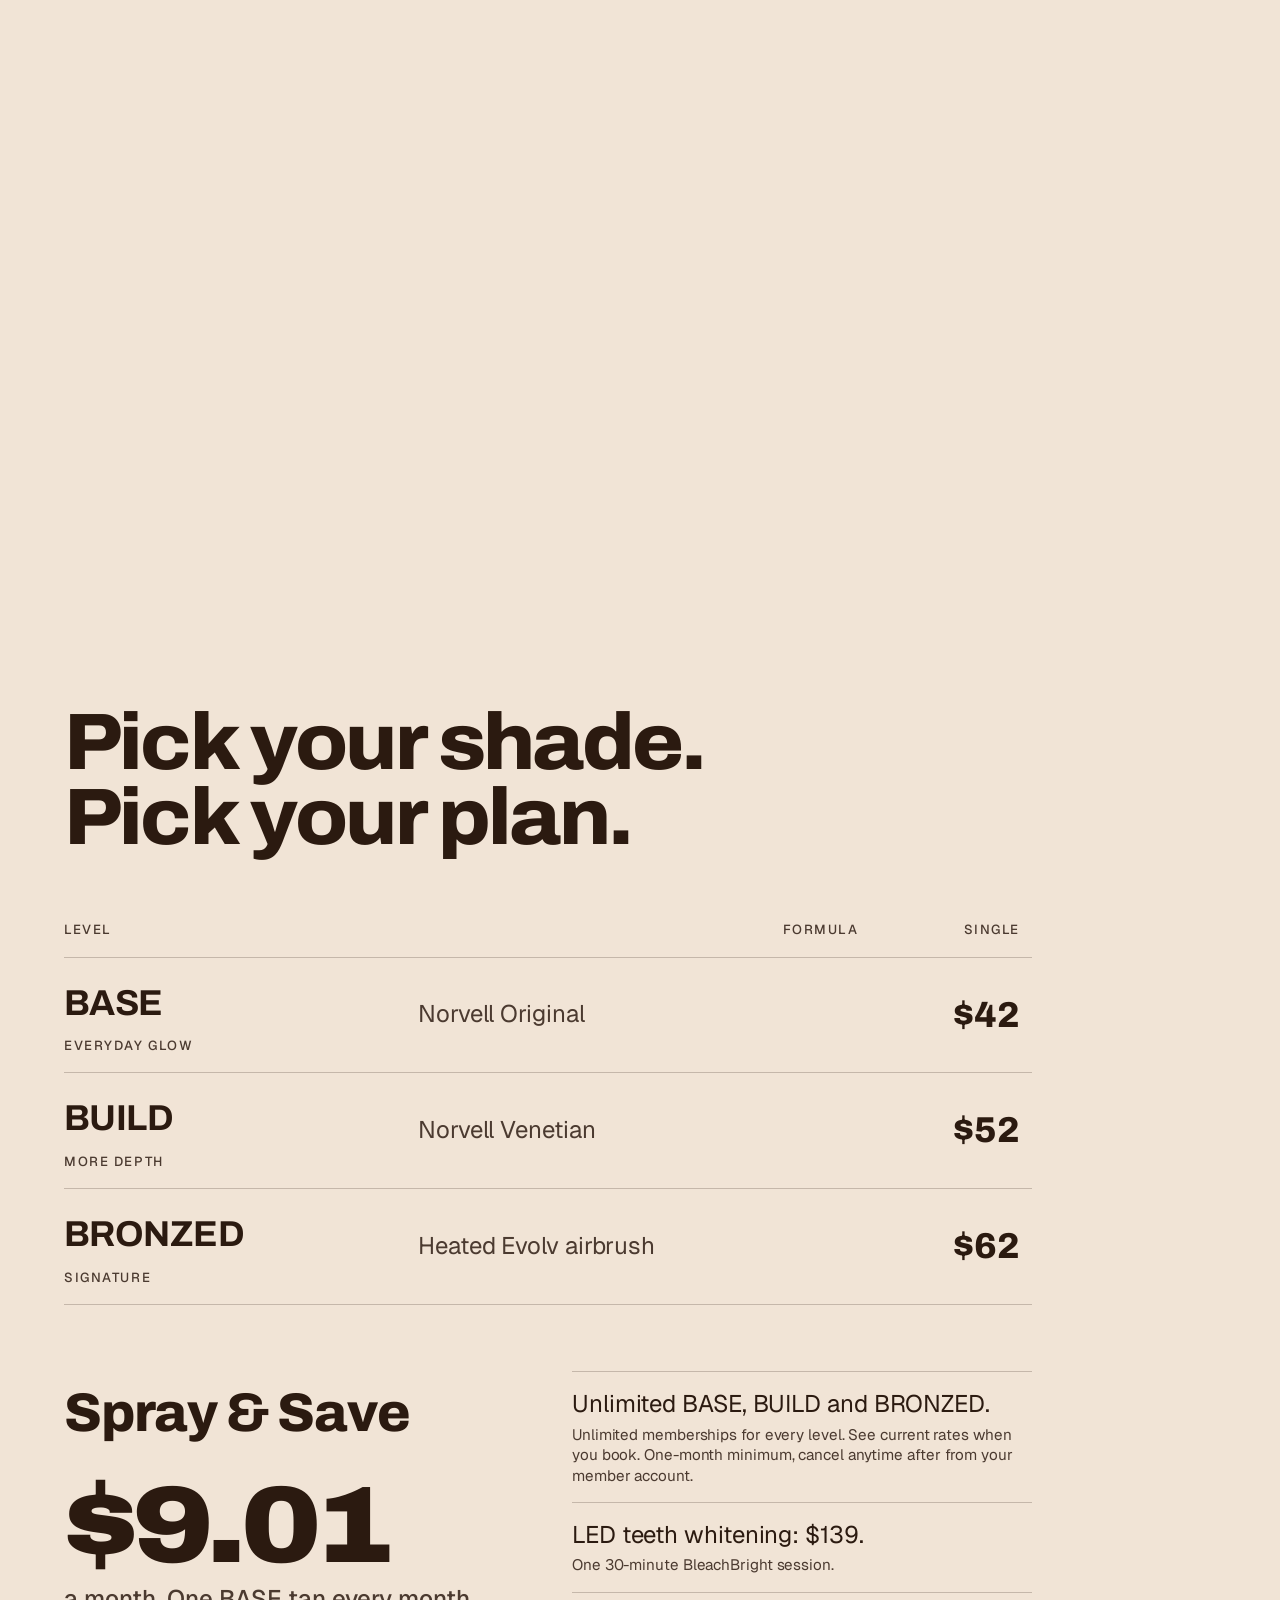
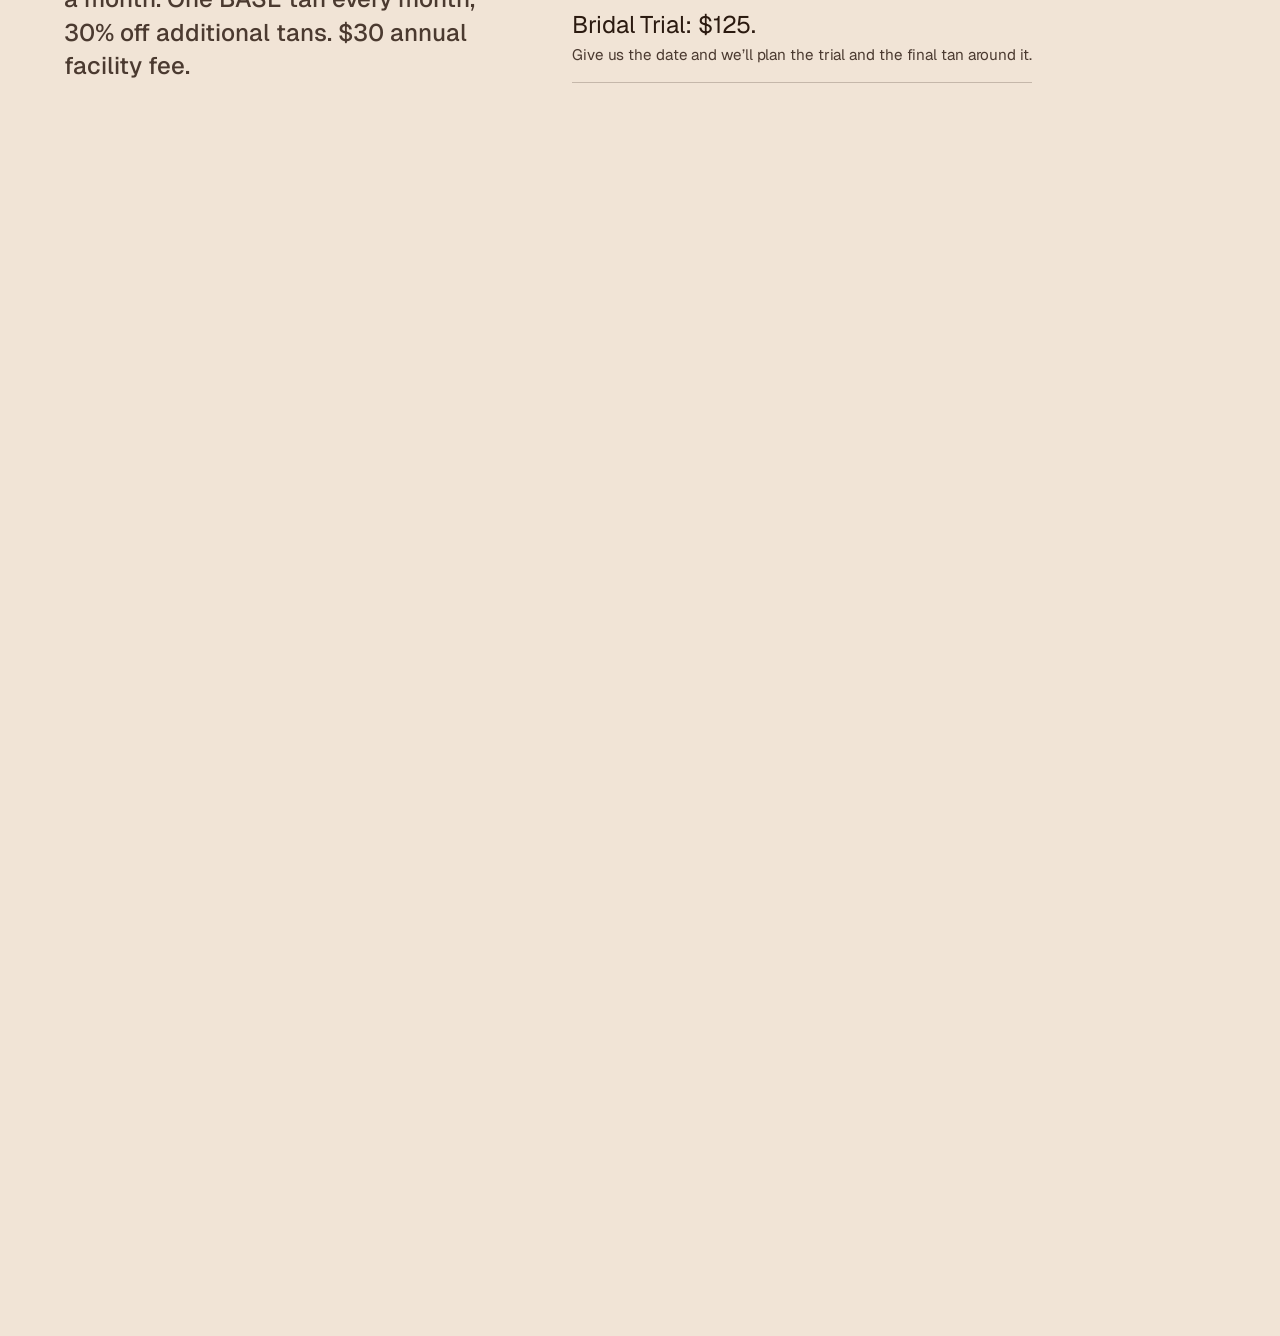
<file: scrollcraft/builds/sun-studio-tan/index.html>
<!doctype html>
<html lang="en">
<head>
<meta charset="utf-8">
<meta name="viewport" content="width=device-width, initial-scale=1, viewport-fit=cover">
<title>Sun Studio Tan · Custom airbrush tans in the Short North</title>
<meta name="description" content="Custom airbrush spray tans by hand at 612 North High Street, Columbus. Three levels: BASE $42, BUILD $52 and our signature heated Evolv BRONZED $62. Spray & Save membership $9.99 a month.">
<link rel="icon" href="data:image/svg+xml,<svg xmlns='http://www.w3.org/2000/svg' viewBox='0 0 32 32'><rect width='32' height='32' rx='7' fill='%23F1E4D6'/><rect x='13' width='6' height='32' fill='%236A3F25'/></svg>">
<link rel="preconnect" href="https://fonts.googleapis.com">
<link rel="preconnect" href="https://fonts.gstatic.com" crossorigin>
<link rel="stylesheet" href="https://fonts.googleapis.com/css2?family=Archivo:wdth,wght@62..125,400..900&family=Geist:wght@400..600&display=swap">
<link rel="stylesheet" href="scrollcraft.css">
<style>
  :root {
    /* Six roles. The page's own script rewrites canvas, ink and ink-soft as the
       page tans; these are the "bare skin" starting values. */
    --sc-canvas:     #F1E4D6;
    --sc-surface:    #E9D7C5;
    --sc-ink:        #2B1A10;
    --sc-ink-soft:   #4E3626;
    --sc-accent:     #FF6B2C;
    --sc-accent-ink: #1C0F07;
    --sc-font-display: "Archivo", "Arial Narrow", system-ui, sans-serif;
    --sc-font-text:    "Geist", system-ui, sans-serif;
    --sc-shadow-color: 24 45% 12%;

    --bare: #F1E4D6;   /* the "before". The tan line is painted in this. */
    --rail-w: 11.5rem;
  }
  body { transition: color 260ms var(--sc-ease-out); }
  main { position: relative; z-index: 1; }
  main .sc-wrap { padding-right: calc(var(--sc-gutter) + var(--rail-w)); }

  /* --------------------------------------------------- the tan line ---- */
  .strap {
    position: fixed; top: 0; bottom: 0; left: 0; width: 2.75rem;
    z-index: 0; pointer-events: none;
    background: var(--bare);
    /* Real tan lines are soft at the edge, not ruled. */
    -webkit-mask-image: linear-gradient(90deg, transparent, #000 18%, #000 82%, transparent);
            mask-image: linear-gradient(90deg, transparent, #000 18%, #000 82%, transparent);
    transform: translate3d(var(--strap-x, 50vw), 0, 0) translateX(-50%);
    opacity: 0;
    transition: opacity 320ms var(--sc-ease-out);
  }
  .strap.is-on { opacity: 1; }
  .strap__tag {
    position: absolute; left: 50%; bottom: 7.5rem;
    translate: -50% 0; rotate: -90deg; transform-origin: center;
    white-space: nowrap;
    font: 600 0.68rem/1 var(--sc-font-text);
    letter-spacing: 0.14em; text-transform: uppercase;
    color: #2B1A10;
    opacity: var(--strap-tag, 0);
  }

  /* ----------------------------------------------- shade rail (nav) ---- */
  .rail {
    position: fixed; z-index: var(--sc-z-chrome);
    right: clamp(0.75rem, 2vw, 1.75rem); top: 50%; translate: 0 -50%;
    display: grid; gap: var(--sc-2); justify-items: end;
    font-size: var(--sc-t-xs);
  }
  .rail__list { list-style: none; margin: 0; padding: 0; display: grid; gap: var(--sc-1); }
  .rail button, .rail a {
    display: inline-flex; align-items: center; gap: var(--sc-2);
    min-height: 2rem; padding: 0.25rem 0.5rem;
    background: none; border: 0; cursor: pointer;
    color: var(--sc-ink); text-decoration: none;
    font-weight: 500; letter-spacing: 0.04em; white-space: nowrap;
    border-radius: var(--sc-r-sm);
    transition: opacity 160ms var(--sc-ease-out), transform 120ms var(--sc-ease-out);
  }
  .rail__list button { opacity: 0.62; }
  .rail__list button[aria-current="true"] { opacity: 1; }
  .rail__list button:hover { opacity: 1; }
  .rail button:active, .rail a:active { transform: translateY(1px); }
  .swatch {
    width: 0.9rem; height: 0.9rem; border-radius: 50%;
    background: var(--c);
    box-shadow: inset 0 0 0 1px color-mix(in oklab, var(--sc-ink) 30%, transparent);
    transition: transform 160ms var(--sc-ease-out);
  }
  .rail__list button[aria-current="true"] .swatch { transform: scale(1.35); }
  .rail__line { border-top: 1px solid var(--sc-hairline-strong); padding-top: var(--sc-2); display: grid; gap: var(--sc-1); justify-items: end; }
  .rail__line button[aria-pressed="true"] { text-decoration: underline; text-underline-offset: 0.3em; }
  .rail__book {
    background: var(--sc-accent) !important; color: var(--sc-accent-ink) !important;
    font-weight: 600 !important; padding: 0.45rem 0.8rem !important;
    border-radius: var(--sc-r-pill) !important;
    box-shadow: var(--sc-e1);
  }

  /* ----------------------------------------------------------- hero ---- */
  .hero { overflow: clip; }
  .hero__sun {
    position: absolute; right: -6vw; bottom: -38vh;
    width: min(78vw, 62rem); aspect-ratio: 1; border-radius: 50%;
    background: radial-gradient(circle at 50% 50%,
      color-mix(in oklab, var(--sc-accent) 60%, #FFC46B) 0%,
      color-mix(in oklab, #FFC46B 55%, transparent) 38%,
      transparent 70%);
    opacity: 0.55;
    transform: translate3d(0, calc(var(--sc-p, 0) * -22vh), 0) scale(calc(1 + var(--sc-p, 0) * 0.12));
    z-index: 0; pointer-events: none;
  }
  .hero__word {
    position: absolute; left: 50%; top: 46%;
    translate: -50% -50%;
    margin: 0;
    font-family: var(--sc-font-display);
    font-weight: 900; font-stretch: 125%;
    font-size: clamp(9rem, 44vw, 46rem);
    line-height: 0.8; letter-spacing: -0.05em;
    color: color-mix(in oklab, var(--sc-ink) 9%, var(--sc-canvas));
    transform: scale(calc(1 + var(--sc-p, 0) * 0.28));
    transform-origin: 50% 60%;
    z-index: 0; user-select: none; white-space: nowrap;
  }
  .hero__mark {
    position: absolute; top: clamp(1.25rem, 4vh, 2.5rem); left: var(--sc-gutter);
    z-index: 2; margin: 0;
    font-family: var(--sc-font-display); font-weight: 800; font-stretch: 112%;
    font-size: var(--sc-t-xl); letter-spacing: -0.02em; line-height: 1;
    text-transform: uppercase;
  }
  .hero .sc-copy { z-index: 3; }
  .hero h1 {
    font-weight: 800; font-stretch: 100%;
    font-size: clamp(3.4rem, 1.2rem + 7.4vw, 8.5rem);
  }
  .hero h1 em { font-style: italic; font-weight: 500; }
  .hero__sub { margin-top: var(--sc-5); max-width: 32ch; color: var(--sc-ink-soft); font-size: var(--sc-t-lg); line-height: 1.4; }
  .cta {
    display: inline-flex; align-items: center; gap: var(--sc-2);
    margin-top: var(--sc-6);
    padding: 0.95rem 1.6rem;
    background: var(--sc-accent); color: var(--sc-accent-ink);
    font-weight: 600; text-decoration: none; white-space: nowrap;
    border-radius: var(--sc-r-pill);
    box-shadow: var(--sc-e2), var(--sc-edge);
    transition: transform 140ms var(--sc-ease-out), box-shadow 180ms var(--sc-ease-out);
  }
  @media (hover: hover) and (pointer: fine) {
    .cta:hover { transform: translateY(-2px); box-shadow: var(--sc-e3), var(--sc-edge); }
  }
  .cta:active { transform: scale(0.97); }

  /* -------------------------------------------------------- tension ---- */
  .roast { padding-block: clamp(3rem, 8vw, 7rem) clamp(4rem, 10vw, 9rem); }
  .roast__grid { display: grid; gap: clamp(1.5rem, 5vh, 4rem); }
  .roast p { margin: 0; font-family: var(--sc-font-display); line-height: 0.96; letter-spacing: -0.03em; text-wrap: balance; }
  .roast .r1 { font-size: clamp(4rem, 2rem + 12vw, 13rem); font-weight: 900; font-stretch: 118%; }
  .roast .r2 { font-size: var(--sc-t-2xl); font-weight: 500; max-width: 18ch; justify-self: end; text-align: right; }
  .roast .r3 { font-family: var(--sc-font-text); font-size: var(--sc-t-lg); letter-spacing: 0; font-weight: 500; max-width: 26ch; }
  .roast .r4 { font-size: clamp(2.6rem, 1.4rem + 5vw, 6.5rem); font-weight: 800; font-stretch: 90%; max-width: 14ch; }

  /* ----------------------------------------------------------- turn ---- */
  .turn { padding-block: clamp(2rem, 6vw, 5rem) clamp(4rem, 9vw, 8rem); }
  .turn__wipe { padding-block: 0.08em 0.14em; }
  .turn__word {
    margin: 0; text-align: center;
    font-family: var(--sc-font-display); font-weight: 900; font-stretch: 125%;
    font-size: clamp(3.2rem, 13.6vw, 16rem); line-height: 1; letter-spacing: -0.045em;
    color: var(--sc-ink);
  }
  .turn__body { margin-top: var(--sc-7); display: grid; grid-template-columns: minmax(0, 1fr) minmax(0, 1.1fr); gap: var(--sc-7); align-items: start; }
  .turn__body h2 { font-size: var(--sc-t-2xl); }
  .turn__body .sc-body { color: var(--sc-ink-soft); }

  .hush { height: 72vh; }

  /* ----------------------------------------------------------- peak ---- */
  .peak__stage { display: grid; place-items: center; }
  .level {
    position: absolute; inset: 0;
    display: grid; align-content: center;
    padding-inline: var(--sc-gutter);
    padding-right: calc(var(--sc-gutter) + var(--rail-w));
  }
  .level__name {
    margin: 0;
    font-family: var(--sc-font-display); font-weight: 900; font-stretch: 125%;
    font-size: clamp(3.6rem, 12.5vw, 14rem); line-height: 0.86; letter-spacing: -0.05em;
  }
  .level__meta {
    margin-top: var(--sc-6);
    display: grid; grid-template-columns: auto minmax(0, 34ch); gap: var(--sc-3) var(--sc-7); align-items: baseline;
  }
  .level__product { margin: 0; font-family: var(--sc-font-display); font-weight: 700; font-stretch: 100%; font-size: var(--sc-t-xl); letter-spacing: -0.015em; }
  .level__line { margin: 0; color: var(--sc-ink-soft); font-size: var(--sc-t-lg); line-height: 1.4; }
  .level:nth-child(even) { justify-items: end; text-align: right; }
  .level:nth-child(even) .level__meta { grid-template-columns: minmax(0, 34ch) auto; }
  .level:nth-child(even) .level__product { order: 2; }

  /* --------------------------------------------------------- member ---- */
  .level__price {
    margin: var(--sc-5) 0 0; display: flex; flex-wrap: wrap; gap: var(--sc-2) var(--sc-6);
    font-size: var(--sc-t-lg); color: var(--sc-ink-soft);
  }
  .level__price b { color: var(--sc-ink); font-family: var(--sc-font-display); font-weight: 800; font-size: 1.35em; letter-spacing: -0.02em; }
  .level__price small { display: block; font-size: var(--sc-t-xs); letter-spacing: 0.12em; text-transform: uppercase; margin-top: 0.15rem; }
  .level:nth-child(even) .level__price { justify-content: flex-end; }
  .level__name { white-space: nowrap; }
  .member .sc-display { font-size: var(--sc-t-3xl); font-weight: 800; font-stretch: 105%; max-width: 16ch; }
  .prices { width: 100%; margin-top: var(--sc-7); border-collapse: collapse; font-variant-numeric: tabular-nums; }
  .prices caption { position: absolute; width: 1px; height: 1px; overflow: hidden; clip: rect(0 0 0 0); }
  .prices th, .prices td { padding: var(--sc-4) var(--sc-3); border-bottom: 1px solid var(--sc-hairline-strong); text-align: right; }
  .prices thead th { font-size: var(--sc-t-xs); letter-spacing: 0.12em; text-transform: uppercase; color: var(--sc-ink-soft); font-weight: 500; }
  .prices th:first-child { text-align: left; padding-left: 0; }
  .prices tbody th { font-family: var(--sc-font-display); font-weight: 700; font-size: var(--sc-t-xl); letter-spacing: -0.015em; }
  .prices tbody th small { display: block; font-family: var(--sc-font-text); font-weight: 500; font-size: var(--sc-t-xs); letter-spacing: 0.12em; text-transform: uppercase; color: var(--sc-ink-soft); margin-top: 0.2rem; }
  .prices td { font-size: var(--sc-t-lg); }
  .prices td:nth-child(2) { text-align: left; color: var(--sc-ink-soft); }
  .prices td:last-child { font-family: var(--sc-font-display); font-weight: 800; font-size: var(--sc-t-xl); }
  .member__save { margin-top: var(--sc-8); display: grid; grid-template-columns: minmax(0, 1fr) minmax(0, 1fr); gap: var(--sc-7); align-items: end; }
  .member__save-title { margin: 0; font-family: var(--sc-font-display); font-weight: 800; font-size: var(--sc-t-2xl); letter-spacing: -0.02em; }
  @media (max-width: 860px) {
    .prices thead { display: none; }
    .prices, .prices tbody, .prices tr { display: block; }
    .prices tr { display: grid; grid-template-columns: 1fr 1fr; padding-block: var(--sc-4); border-bottom: 1px solid var(--sc-hairline-strong); }
    .prices th, .prices td { border: 0; padding: var(--sc-1) 0; text-align: left; }
    .prices tbody th { grid-column: 1 / -1; margin-bottom: var(--sc-2); }
    .prices td::before { content: attr(data-label); display: block; font-size: var(--sc-t-xs); letter-spacing: 0.1em; text-transform: uppercase; color: var(--sc-ink-soft); }
    .member__save { grid-template-columns: 1fr; }
    .level__price { font-size: var(--sc-t-base); }
    .level:nth-child(even) .level__price { justify-content: flex-start; }
  }
  .member { padding-block: clamp(4rem, 10vw, 9rem); }
  .member__grid { display: grid; grid-template-columns: 1fr; gap: var(--sc-7); }
  .member__terms { justify-self: end; width: min(34rem, 100%); }
  .member h2 { font-size: var(--sc-t-3xl); font-weight: 800; font-stretch: 105%; }
  .member__price {
    margin: var(--sc-5) 0 0;
    font-family: var(--sc-font-display); font-weight: 900; font-stretch: 112%;
    font-size: clamp(4rem, 2rem + 6vw, 8rem); line-height: 0.82; letter-spacing: -0.05em;
  }
  .member__price { white-space: nowrap; }
  .member__price small { display: block; margin-top: var(--sc-3); font-family: var(--sc-font-text); font-size: var(--sc-t-lg); font-weight: 500; letter-spacing: 0; font-stretch: 100%; color: var(--sc-ink-soft); white-space: normal; line-height: 1.4; max-width: 30ch; }
  .member__terms { list-style: none; margin: 0; padding: 0; border-top: 1px solid var(--sc-hairline-strong); }
  .member__terms li { padding-block: var(--sc-4); border-bottom: 1px solid var(--sc-hairline-strong); font-size: var(--sc-t-lg); line-height: 1.35; }
  .member__terms span { display: block; color: var(--sc-ink-soft); font-size: var(--sc-t-sm); margin-top: var(--sc-1); }

  /* ---------------------------------------------------------- close ---- */
  .close { display: grid; place-items: center; text-align: center; }
  .close__inner { display: grid; gap: var(--sc-3); justify-items: center; max-width: 34rem; padding-inline: var(--sc-gutter); }
  .close__inner > p { margin: 0; font-size: var(--sc-t-sm); line-height: 1.55; color: var(--sc-ink-soft); }
  .close__name { font-family: var(--sc-font-display); font-weight: 700; font-size: var(--sc-t-base) !important; color: var(--sc-ink) !important; letter-spacing: 0.02em; text-transform: uppercase; }
  .close__book { font-size: var(--sc-t-base); font-weight: 600; color: var(--sc-ink); text-underline-offset: 0.3em; text-decoration-thickness: 1px; margin-top: var(--sc-2); padding: 0.4rem 0.2rem; border-radius: var(--sc-r-sm); }
  .close__book:hover { text-decoration-thickness: 2px; }
  .close a[href^="tel"] { text-underline-offset: 0.22em; }

  /* --------------------------------------------------------- mobile ---- */
  @media (max-width: 860px) {
    :root { --rail-w: 0rem; }
    .rail {
      top: auto; bottom: 0; left: 0; right: 0; translate: none;
      grid-auto-flow: column; justify-content: space-between; align-items: center;
      padding: 0.4rem 0.5rem calc(0.4rem + env(safe-area-inset-bottom)); gap: 0.25rem;
      background: color-mix(in oklab, var(--sc-canvas) 88%, transparent);
      -webkit-backdrop-filter: blur(10px); backdrop-filter: blur(10px);
      border-top: 1px solid var(--sc-hairline);
    }
    .rail__list { grid-auto-flow: column; gap: 0; }
    .rail__list .rail__label { position: absolute; width: 1px; height: 1px; overflow: hidden; clip: rect(0 0 0 0); white-space: nowrap; }
    .rail__list button { min-width: 2.4rem; min-height: 2.75rem; padding: 0; justify-content: center; }
    .rail__line .rail__book { padding: 0.45rem 0.7rem !important; }
    .rail__line { gap: 0.25rem; }
    .rail__line button { padding-inline: 0.35rem; }
    .rail__line { border: 0; padding: 0; grid-auto-flow: column; align-items: center; gap: var(--sc-2); }
    .rail__line button { min-height: 2.75rem; }
    .hero__word { top: 40%; font-size: 62vw; }
    .hero__sun { width: 120vw; right: -40vw; bottom: -30vh; }
    .hero .sc-copy { bottom: calc(5.5rem + env(safe-area-inset-bottom)); }
    .hero h1 { font-size: clamp(2.9rem, 13vw, 4.4rem); }
    .hero__sub { font-size: var(--sc-t-base); }
    .roast .r2 { justify-self: start; text-align: left; }
    .turn__body, .member__grid { grid-template-columns: 1fr; gap: var(--sc-6); }
    .level { padding-bottom: 4rem; }
    .level:nth-child(even) { justify-items: start; text-align: left; }
    .level:nth-child(even) .level__meta, .level__meta { grid-template-columns: 1fr; }
    .level:nth-child(even) .level__product { order: 0; }
    .level__name { font-size: 12.5vw; }
    .close { padding-bottom: 4.5rem; }
  }
  @media (max-width: 400px) { .rail__list li:first-child { display: none; } }
  @media (prefers-reduced-motion: reduce) {
    .hero__word, .hero__sun { transform: none !important; }
    .strap { transition: none; }
  }
</style>
</head>
<body>

<span data-sc-progress></span>
<div class="sc-grain" aria-hidden="true"></div>
<div class="strap" id="strap" aria-hidden="true"><span class="strap__tag">your tan line</span></div>

<nav class="rail" aria-label="Shade">
  <ul class="rail__list" id="shades">
    <li><button type="button" data-shade="0" style="--c:#F1E4D6"><span class="swatch"></span><span class="rail__label">Bare</span></button></li>
    <li><button type="button" data-shade="1" style="--c:#D6A47A"><span class="swatch"></span><span class="rail__label">BASE</span></button></li>
    <li><button type="button" data-shade="2" style="--c:#8C5C46"><span class="swatch"></span><span class="rail__label">BUILD</span></button></li>
    <li><button type="button" data-shade="3" style="--c:#6A3F25"><span class="swatch"></span><span class="rail__label">BRONZED</span></button></li>
  </ul>
  <div class="rail__line">
    <button type="button" id="lineToggle" aria-pressed="false">Tan line</button>
    <a class="rail__book" href="https://book.sunstudiotan.com">Book Your Tan</a>
  </div>
</nav>

<main id="top">

  <!-- 1 · RECOGNITION: pin, greet. Planes: sun (front light), SUN (back), copy (mid). -->
  <section data-sc-act="pin" data-sc-span="1.6" data-tan="#F1E4D6" data-tan-p="0.2" data-shade-at="0" id="bare">
    <div data-sc-stage class="hero">
      <p class="hero__word" aria-hidden="true">SUN</p>
      <div class="hero__sun" aria-hidden="true"></div>
      <p class="hero__mark">Sun Studio Tan</p>
      <div class="sc-copy sc-copy--lead" data-sc-cue="0 0.82 0">
        <h1 class="sc-display" data-sc-kinetic="lines">Pale is <em>a choice.</em></h1>
        <p class="hero__sub">Custom airbrush tans, applied by hand, in the Short North.</p>
        <a class="cta" href="https://book.sunstudiotan.com">Book Your Tan</a>
      </div>
    </div>
  </section>

  <!-- 2 · TENSION: flow, type at four scales -->
  <section class="roast" data-tan="#EDDCCB">
    <div class="sc-wrap roast__grid" data-sc-in data-sc-stagger="70">
      <p class="r1">It's Ohio.</p>
      <p class="r2">The sun clocked out in September.</p>
      <p class="r3">Your legs noticed. So did your group chat.</p>
      <p class="r4">Good news. We don't need it.</p>
    </div>
  </section>

  <!-- 3 · TURN: reveal. One pass of the gun, edge to edge. -->
  <section class="turn" data-sc-act="flow" data-tan="#E2C09E">
    <div class="turn__wipe" data-sc-reveal="right" data-sc-reveal-at="0.16 0.46">
      <p class="turn__word">Airbrushed.</p>
    </div>
    <div class="sc-wrap turn__body">
      <h2 class="sc-display" data-sc-in>Mist, not lotion. Matched to you.</h2>
      <div class="sc-stack" data-sc-in data-sc-stagger="60">
        <p class="sc-body">Every tan is sprayed by hand and built around your undertone, your schedule and how dark you actually want to go.</p>
        <p class="sc-body">Joey has spent over twenty years doing this, opening salons in Studio City, New York, LA and Powell before bringing it home to North High Street.</p>
      </div>
    </div>
  </section>

  <!-- Authored silence: ground only. See BRIEF.md. -->
  <div class="hush" aria-hidden="true" data-tan="#DDB48A"></div>

  <!-- 4 · PEAK: pin, the longest act. The page itself deepens. -->
  <section data-sc-act="pin" data-sc-span="3.8" id="levels">
    <span hidden data-tan="#D6A47A" data-tan-p="0.14" data-shade-at="1"></span>
    <span hidden data-tan="#8C5C46" data-tan-p="0.50" data-shade-at="2"></span>
    <span hidden data-tan="#6A3F25" data-tan-p="0.86" data-shade-at="3"></span>
    <div data-sc-stage class="peak__stage">
      <h2 class="sc-visually-hidden" style="position:absolute;width:1px;height:1px;overflow:hidden;clip:rect(0 0 0 0)">Three tan levels</h2>
      <article class="level" data-sc-cue="0 0.36 0">
        <h3 class="level__name">BASE</h3>
        <div class="level__meta">
          <p class="level__product">Norvell Original</p>
          <p class="level__line">A classic, understated sun-kissed finish. Your everyday glow.</p>
        </div>
        <p class="level__price"><span><b>$42</b> a tan</span></p>
      </article>
      <article class="level" data-sc-cue="0.31 0.69">
        <h3 class="level__name">BUILD</h3>
        <div class="level__meta">
          <p class="level__product">Norvell Venetian</p>
          <p class="level__line">A violet-brown, olive-inspired finish with more depth. Pull warm, or gone orange before? Ask about this one.</p>
        </div>
        <p class="level__price"><span><b>$52</b> a tan</span></p>
      </article>
      <article class="level" data-sc-cue="0.64 1 0.08 0.04">
        <h3 class="level__name">BRONZED</h3>
        <div class="level__meta">
          <p class="level__product">Heated Evolv airbrush</p>
          <p class="level__line">Our signature. Applied warm and custom-finished to your skin tone and the depth you want.</p>
        </div>
        <p class="level__price"><span><b>$62</b> a tan</span></p>
      </article>
    </div>
  </section>

  <!-- 5 · SUBSTANCE: flow. Real prices from the current booking menu. -->
  <section class="member" id="pricing" data-tan="#6A3F25">
    <div class="sc-wrap">
      <h2 class="sc-display" data-sc-in>Pick your shade. Pick your plan.</h2>
      <table class="prices" data-sc-in>
        <caption>Airbrush tan pricing</caption>
        <thead><tr><th scope="col">Level</th><th scope="col">Formula</th><th scope="col">Single</th></tr></thead>
        <tbody>
          <tr><th scope="row">BASE<small>Everyday glow</small></th><td data-label="Formula">Norvell Original</td><td data-label="Single">$42</td></tr>
          <tr><th scope="row">BUILD<small>More depth</small></th><td data-label="Formula">Norvell Venetian</td><td data-label="Single">$52</td></tr>
          <tr><th scope="row">BRONZED<small>Signature</small></th><td data-label="Formula">Heated Evolv airbrush</td><td data-label="Single">$62</td></tr>
        </tbody>
      </table>
      <div class="member__save" data-sc-in data-sc-stagger="60">
        <div>
          <h3 class="member__save-title">Spray &amp; Save</h3>
          <p class="member__price" aria-label="$9.99 a month">$<span data-sc-count="0 9.99" data-sc-count-ms="1300">9.99</span><small>a month. One BASE tan every month, 30% off additional tans. $30 annual facility fee.</small></p>
        </div>
        <ul class="member__terms">
          <li>Unlimited BASE, BUILD and BRONZED.<span>Unlimited memberships for every level. See current rates when you book. One-month minimum, cancel anytime after from your member account.</span></li>
          <li>LED teeth whitening: $139.<span>One 30-minute BleachBright session.</span></li>
          <li>Bridal Trial: $125.<span>Give us the date and we&rsquo;ll plan the trial and the final tan around it.</span></li>
        </ul>
      </div>
    </div>
  </section>

  <!-- 6 · COMMITMENT: pin, the smallest type on the site, held. -->
  <section data-sc-act="pin" data-sc-span="1.25" id="book">
    <div data-sc-stage class="close">
      <div class="close__inner" data-sc-cue="0.04">
        <p class="close__name">Sun Studio Tan</p>
        <p>Upstairs at 612 North High Street, Short North, Columbus, Ohio<br>Call or text <a href="tel:+16143330051">614-333-0051</a></p>
        <p>Validated parking at The Joseph Garage on Russell Street.</p>
        <a class="close__book" href="https://book.sunstudiotan.com">Book Your Tan</a>
        <p>BleachBright LED teeth whitening, too.</p>
      </div>
    </div>
  </section>

</main>

<script src="scrollcraft.js"></script>
<script>ScrollCraft.mount(document.body);</script>
<script>
/* The page's own tan. Not an engine device: every [data-tan] is an anchor on a
   scroll-to-skin map, the ground and ink are written from it each frame, and
   the strap shows the gap between --bare and wherever the visitor is now. */
(function () {
  var root = document.documentElement;
  var reduce = matchMedia('(prefers-reduced-motion: reduce)').matches;
  var fine = matchMedia('(hover: hover) and (pointer: fine)').matches;
  var strap = document.getElementById('strap');
  var toggle = document.getElementById('lineToggle');
  var shadeBtns = [].slice.call(document.querySelectorAll('[data-shade]'));
  var anchors = [], shadeY = [], lastShade = -1;

  function hex(h) { h = h.replace('#', ''); return [parseInt(h.slice(0, 2), 16), parseInt(h.slice(2, 4), 16), parseInt(h.slice(4, 6), 16)]; }
  function toHex(c) { return '#' + c.map(function (v) { return ('0' + Math.round(v).toString(16)).slice(-2); }).join(''); }
  function mix(a, b, t) { return [a[0] + (b[0] - a[0]) * t, a[1] + (b[1] - a[1]) * t, a[2] + (b[2] - a[2]) * t]; }
  function lum(c) {
    var s = c.map(function (v) { v /= 255; return v <= 0.03928 ? v / 12.92 : Math.pow((v + 0.055) / 1.055, 2.4); });
    return 0.2126 * s[0] + 0.7152 * s[1] + 0.0722 * s[2];
  }
  function ratio(a, b) { var x = lum(a) + 0.05, y = lum(b) + 0.05; return x > y ? x / y : y / x; }
  function docTop(el) { var r = el.getBoundingClientRect(); return r.top + scrollY; }

  var DARK = hex('#2B1A10'), LIGHT = hex('#FFF4E8'), BARE = hex('#F1E4D6');

  function measure() {
    var vh = innerHeight;
    anchors = []; shadeY = [];
    [].forEach.call(document.querySelectorAll('[data-tan]'), function (el) {
      var p = el.getAttribute('data-tan-p'), y;
      var act = el.closest('[data-sc-act]');
      if (p !== null && act) {
        var top = docTop(act), h = act.offsetHeight;
        y = top + parseFloat(p) * Math.max(h - vh, 1);
      } else {
        y = docTop(el) - vh * 0.55;
      }
      anchors.push({ y: y, c: hex(el.getAttribute('data-tan')) });
      var s = el.getAttribute('data-shade-at');
      if (s !== null) shadeY[+s] = Math.max(0, y);
    });
    anchors.sort(function (a, b) { return a.y - b.y; });
  }

  function groundAt(y) {
    if (!anchors.length) return BARE;
    if (y <= anchors[0].y) return anchors[0].c;
    for (var i = 1; i < anchors.length; i++) {
      if (y <= anchors[i].y) {
        var a = anchors[i - 1], b = anchors[i];
        var t = (y - a.y) / Math.max(b.y - a.y, 1);
        t = t * t * (3 - 2 * t);
        var c = mix(a.c, b.c, t);
        /* Between a light and a dark stop there is a band of mid-tones where
           neither ink clears 4.5:1. Step across it instead of lingering. */
        if (Math.max(ratio(LIGHT, c), ratio(DARK, c)) < 4.85) {
          var lo = t, hi = t, n = 0;
          while (n++ < 60) {
            lo = Math.max(0, lo - 0.01); hi = Math.min(1, hi + 0.01);
            if (Math.max(ratio(LIGHT, mix(a.c, b.c, lo)), ratio(DARK, mix(a.c, b.c, lo))) >= 4.85) { c = mix(a.c, b.c, lo); break; }
            if (Math.max(ratio(LIGHT, mix(a.c, b.c, hi)), ratio(DARK, mix(a.c, b.c, hi))) >= 4.85) { c = mix(a.c, b.c, hi); break; }
          }
        }
        return c;
      }
    }
    return anchors[anchors.length - 1].c;
  }

  var lastHex = '';
  function paint() {
    var g = groundAt(scrollY), L = lum(g);
    var h = toHex(g);
    if (h === lastHex) return;
    lastHex = h;
    /* Pick whichever ink contrasts more, then soften the secondary ink only
       as far as it still clears 4.5:1 on this exact ground. */
    var ink = ratio(LIGHT, g) > ratio(DARK, g) ? LIGHT : DARK;
    var soft = ink;
    for (var k = 0.16; k > 0; k -= 0.02) { var c = mix(ink, g, k); if (ratio(c, g) >= 4.85) { soft = c; break; } }
    root.style.setProperty('--sc-canvas', h);
    root.style.setProperty('--sc-ink', toHex(ink));
    root.style.setProperty('--sc-ink-soft', toHex(soft));
    root.style.setProperty('--sc-surface', toHex(mix(g, ink, 0.06)));
    /* The strap's label only earns its place once there is a line to see. */
    var gap = Math.min(1, Math.max(0, (lum(BARE) - L - 0.18) / 0.3));
    root.style.setProperty('--strap-tag', gap.toFixed(2));
    strap.setAttribute('data-sc-verify-state', h);

    var cur = 0;
    for (var i = 0; i < shadeY.length; i++) if (shadeY[i] !== undefined && scrollY >= shadeY[i] - innerHeight * 0.3) cur = i;
    if (cur !== lastShade) {
      lastShade = cur;
      shadeBtns.forEach(function (b) { b.setAttribute('aria-current', +b.getAttribute('data-shade') === cur ? 'true' : 'false'); });
    }
  }

  /* --- the strap follows the pointer, lerped, so it moves like fabric --- */
  var sx = innerWidth * 0.5, tx = sx, pinned = false, raf = 0;
  function loop() {
    sx += (tx - sx) * (reduce ? 1 : 0.14);
    root.style.setProperty('--strap-x', sx.toFixed(1) + 'px');
    if (Math.abs(tx - sx) > 0.3) raf = requestAnimationFrame(loop); else raf = 0;
  }
  function aim(x) { tx = x; if (!raf) raf = requestAnimationFrame(loop); }

  if (fine && !reduce) {
    addEventListener('pointermove', function (e) { if (!pinned) { aim(e.clientX); strap.classList.add('is-on'); } }, { passive: true });
    document.addEventListener('pointerleave', function () { if (!pinned) strap.classList.remove('is-on'); });
  }

  var hideTimer = 0;
  toggle.addEventListener('click', function () {
    pinned = toggle.getAttribute('aria-pressed') !== 'true';
    toggle.setAttribute('aria-pressed', pinned ? 'true' : 'false');
    clearTimeout(hideTimer);
    if (pinned) {
      aim(innerWidth * (innerWidth > 860 ? 0.62 : 0.5));
      strap.classList.add('is-on');
      if (!fine) hideTimer = setTimeout(function () { toggle.click(); }, 4000);
    } else if (!fine || reduce) {
      strap.classList.remove('is-on');
    }
  });

  shadeBtns.forEach(function (b) {
    b.addEventListener('click', function () {
      var y = shadeY[+b.getAttribute('data-shade')] || 0;
      scrollTo({ top: y + 2, behavior: reduce ? 'auto' : 'smooth' });
    });
  });

  var ticking = false;
  addEventListener('scroll', function () {
    if (ticking) return; ticking = true;
    requestAnimationFrame(function () { ticking = false; paint(); });
  }, { passive: true });
  function remeasure() { measure(); lastHex = ''; paint(); }
  addEventListener('resize', remeasure);
  addEventListener('load', remeasure);
  if (document.fonts) document.fonts.ready.then(remeasure);
  remeasure();
})();
</script>
</body>
</html>
</file>
<file: scrollcraft/builds/sun-studio-tan/scrollcraft.css>
/* ============================================================================
   scrollcraft.css: the taste floor
   ----------------------------------------------------------------------------
   Two layers, and the split matters:

     TOKENS   what you override per brand. Colour roles, the type ramp, the
              spacing scale, elevation, motion. A brand is ~12 values.
     DEVICES  what the engine drives. Do not restyle these to taste; they are
              the mechanism. Style your own markup instead.

   Nothing here draws a "component". There are no card, badge, or pill classes,
   because a stylesheet that ships those is how every page built on it ends up
   with the same shapes. You get a floor and a vocabulary; the composition is
   yours.
   ========================================================================== */

/* ---------------------------------------------------------------- tokens -- */
:root {
  /* --- colour roles. Override these six and the page is rebranded. -------- */
  --sc-canvas:      #08090b;   /* the page ground. Drift interpolates this.   */
  --sc-surface:     #101217;   /* anything raised off the ground             */
  --sc-ink:         #f4f2ef;   /* primary text                               */
  --sc-ink-soft:    #9a9ba1;   /* secondary text. Tinted, never flat gray.   */
  --sc-accent:      #d8ff3e;   /* ONE accent. It owns a region, not confetti. */
  --sc-accent-ink:  #08090b;   /* text that sits on the accent               */

  --sc-hairline:    color-mix(in oklab, var(--sc-ink) 12%, transparent);
  --sc-hairline-strong: color-mix(in oklab, var(--sc-ink) 22%, transparent);

  /* --- type. Two families max. Display carries voice, text carries prose. - */
  --sc-font-display: "Instrument Sans", "Geist", system-ui, sans-serif;
  --sc-font-text:    "Geist", system-ui, sans-serif;
  --sc-font-mono:    "Geist Mono", ui-monospace, monospace;

  /* Fluid ramp. Tracking tightens as size grows because a face set at 6rem
     with 0 tracking reads loose; this is optical correction, not decoration. */
  --sc-t-xs:   clamp(0.75rem, 0.72rem + 0.15vw, 0.82rem);
  --sc-t-sm:   clamp(0.875rem, 0.84rem + 0.18vw, 0.95rem);
  --sc-t-base: clamp(1rem, 0.96rem + 0.22vw, 1.125rem);
  --sc-t-lg:   clamp(1.2rem, 1.1rem + 0.5vw, 1.5rem);
  --sc-t-xl:   clamp(1.6rem, 1.35rem + 1.2vw, 2.25rem);
  --sc-t-2xl:  clamp(2.1rem, 1.6rem + 2.4vw, 3.4rem);
  --sc-t-3xl:  clamp(2.8rem, 1.9rem + 4.2vw, 5rem);
  --sc-t-4xl:  clamp(3.4rem, 1.9rem + 6.6vw, 7.5rem);

  --sc-track-tight:  -0.035em;
  --sc-track-snug:   -0.02em;
  --sc-track-normal: -0.005em;
  --sc-track-wide:    0.08em;

  --sc-leading-none: 0.94;
  --sc-leading-tight: 1.06;
  --sc-leading-body: 1.62;

  --sc-measure: 62ch;

  /* --- space. 4px base: the useful middle steps an 8-only scale misses. --- */
  --sc-1: 0.25rem;  --sc-2: 0.5rem;   --sc-3: 0.75rem;  --sc-4: 1rem;
  --sc-5: 1.5rem;   --sc-6: 2rem;     --sc-7: 3rem;     --sc-8: 4rem;
  --sc-9: 6rem;     --sc-10: 8rem;    --sc-11: 12rem;

  /* Section rhythm is fluid so a phone doesn't inherit desktop air. */
  --sc-section: clamp(4.5rem, 9vw, 11rem);
  --sc-gutter:  clamp(1.25rem, 5vw, 5.5rem);
  --sc-maxw:    82rem;

  /* --- radius. Pick one scale for the page and hold it. ------------------- */
  --sc-r-sm: 6px;  --sc-r-md: 12px;  --sc-r-lg: 20px;  --sc-r-pill: 999px;

  /* --- elevation. Every shadow has an offset AND a soft blur, and is tinted
         to the canvas hue. A zero-offset coloured halo is decoration, not
         depth, so there isn't one here. ---------------------------------- */
  --sc-shadow-color: 220 40% 2%;
  --sc-e1: 0 1px 2px hsl(var(--sc-shadow-color) / 0.28),
           0 2px 6px -1px hsl(var(--sc-shadow-color) / 0.20);
  --sc-e2: 0 2px 4px hsl(var(--sc-shadow-color) / 0.24),
           0 8px 18px -4px hsl(var(--sc-shadow-color) / 0.30);
  --sc-e3: 0 4px 8px hsl(var(--sc-shadow-color) / 0.22),
           0 18px 40px -8px hsl(var(--sc-shadow-color) / 0.38),
           0 48px 90px -24px hsl(var(--sc-shadow-color) / 0.30);

  /* Edge light: a 1px top highlight sells a raised surface better than any
     amount of blur, because real raised things catch light on their lip. */
  --sc-edge: inset 0 1px 0 color-mix(in oklab, var(--sc-ink) 10%, transparent);

  /* --- motion. Built-in CSS easings are too weak for UI. ------------------ */
  --sc-ease-out:    cubic-bezier(0.23, 1, 0.32, 1);
  --sc-ease-in-out: cubic-bezier(0.77, 0, 0.175, 1);
  --sc-ease-drawer: cubic-bezier(0.32, 0.72, 0, 1);
  --sc-d-fast: 160ms;  --sc-d-base: 240ms;  --sc-d-slow: 420ms;

  --sc-z-stage: 1; --sc-z-copy: 20; --sc-z-chrome: 60;
}

/* --------------------------------------------------------------- reset -- */
*, *::before, *::after { box-sizing: border-box; }
html { -webkit-text-size-adjust: 100%; scroll-behavior: smooth; }
@media (prefers-reduced-motion: reduce) { html { scroll-behavior: auto; } }

body {
  margin: 0;
  background: var(--sc-canvas);
  color: var(--sc-ink);
  font-family: var(--sc-font-text);
  font-size: var(--sc-t-base);
  line-height: var(--sc-leading-body);
  letter-spacing: var(--sc-track-normal);
  -webkit-font-smoothing: antialiased;
  text-rendering: optimizeLegibility;
  font-synthesis-weight: none;
  overflow-x: clip;
}
img, video, canvas, svg { display: block; max-width: 100%; }
button, input, select, textarea { font: inherit; color: inherit; }

/* ------------------------------------------------- the browser surfaces --
   The parts you did not draw still carry the design. Selection, caret, focus
   ring, scrollbar and tabular numerals all ship with defaults that belong to no
   design system. Theming them is the cheapest signal that a page was built
   rather than assembled, and it is the step that gets skipped most reliably. */
::selection { background: var(--sc-accent); color: var(--sc-accent-ink); }
:root { caret-color: var(--sc-accent); accent-color: var(--sc-accent); }
:focus-visible {
  outline: 2px solid var(--sc-accent);
  outline-offset: 3px;
  border-radius: var(--sc-r-sm);
}
:where(a) { color: inherit; text-decoration-thickness: 1px; text-underline-offset: 0.22em; }
@supports (scrollbar-color: auto) {
  html { scrollbar-color: color-mix(in oklab, var(--sc-ink) 26%, transparent) transparent; scrollbar-width: thin; }
}
:where(table, .sc-nums, [data-sc-count]) { font-variant-numeric: tabular-nums; }

/* ----------------------------------------------------------- typography -- */
.sc-display {
  font-family: var(--sc-font-display);
  font-weight: 500;
  line-height: var(--sc-leading-none);
  letter-spacing: var(--sc-track-tight);
  text-wrap: balance;
  margin: 0;
}
.sc-display--xl { font-size: var(--sc-t-4xl); }
.sc-display--lg { font-size: var(--sc-t-3xl); }
.sc-display--md { font-size: var(--sc-t-2xl); letter-spacing: var(--sc-track-snug); }
.sc-lede {
  font-size: var(--sc-t-lg);
  line-height: 1.44;
  letter-spacing: var(--sc-track-snug);
  color: var(--sc-ink);
  max-width: 46ch;
  text-wrap: pretty;
  margin: 0;
}
.sc-body { max-width: var(--sc-measure); color: var(--sc-ink-soft); text-wrap: pretty; margin: 0; }
.sc-label {
  font-family: var(--sc-font-mono);
  font-size: var(--sc-t-xs);
  letter-spacing: var(--sc-track-wide);
  text-transform: uppercase;
  color: var(--sc-ink-soft);
}

/* ---------------------------------------------------------------- layout -- */
.sc-wrap { width: 100%; max-width: var(--sc-maxw); margin-inline: auto; padding-inline: var(--sc-gutter); }
.sc-section { padding-block: var(--sc-section); }
/* More space above a heading than below it: the gap belongs to the boundary,
   not to the pair. */
.sc-stack > * + * { margin-top: var(--sc-4); }
.sc-stack > :is(h1,h2,h3) { margin-top: var(--sc-7); }
.sc-stack > :is(h1,h2,h3):first-child { margin-top: 0; }
.sc-rule { height: 1px; border: 0; background: var(--sc-hairline); margin: 0; }

/* =============================================================== DEVICES ==
   Driven by the engine. Restyle your own markup, not these.                */

.sc-act--pinned { position: relative; }
.sc-stage {
  position: sticky; top: 0;
  height: 100vh; height: 100svh;
  overflow: clip;
  z-index: var(--sc-z-stage);
}

/* scrub / sequence media */
.sc-stage :is(video[data-sc-scrub], canvas[data-sc-sequence], .sc-stage__poster) {
  position: absolute; inset: 0;
  width: 100%; height: 100%;
  object-fit: cover;
}
video[data-sc-scrub] { opacity: 0; transition: opacity 380ms var(--sc-ease-out); }
.sc-has-clip video[data-sc-scrub] { opacity: 1; }
/* The poster is a live frame-holder, not a placeholder: it stays up until a
   real video frame has painted, which is what stops the blank-stage flash. */
.sc-stage__poster { z-index: 0; transition: opacity 380ms var(--sc-ease-out); }
.sc-has-clip .sc-stage__poster { opacity: 0; }

/* A scrim only where text sits. A full-frame darkening layer flattens the
   image everywhere to fix contrast in one corner. */
.sc-scrim {
  position: absolute; inset: 0; pointer-events: none; z-index: 1;
  background: linear-gradient(
    var(--sc-scrim-angle, 180deg),
    color-mix(in oklab, var(--sc-canvas) var(--sc-scrim-a, 78%), transparent) 0%,
    color-mix(in oklab, var(--sc-canvas) 30%, transparent) 42%,
    transparent 68%);
}
/* Point the scrim at the copy. A scrim gradient that darkens the top while the
   copy sits at the bottom fixes contrast nowhere and flattens the image
   everywhere, which is the most common way text-over-video goes wrong. */
.sc-scrim--bottom { --sc-scrim-angle: 0deg; }
.sc-scrim--left   { --sc-scrim-angle: 90deg; }
.sc-scrim--right  { --sc-scrim-angle: 270deg; }

/* Corner scrims, for copy anchored to a corner. An edge gradient has to darken
   a whole band across the frame to cover one corner; a corner gradient puts the
   density where the text is and leaves the rest of the image alone. Pair with
   .sc-copy--lead / .sc-copy--trail. */
.sc-scrim--lead {
  background: linear-gradient(to top right,
    color-mix(in oklab, var(--sc-canvas) 94%, transparent) 0%,
    color-mix(in oklab, var(--sc-canvas) 72%, transparent) 30%,
    color-mix(in oklab, var(--sc-canvas) 30%, transparent) 52%,
    transparent 72%);
}
.sc-scrim--trail {
  background: linear-gradient(to top left,
    color-mix(in oklab, var(--sc-canvas) 94%, transparent) 0%,
    color-mix(in oklab, var(--sc-canvas) 72%, transparent) 30%,
    color-mix(in oklab, var(--sc-canvas) 30%, transparent) 52%,
    transparent 72%);
}
/* A band across the bottom, for copy that spans the full width of the frame.
   That is what both corner anchors become below 860px, and it is also the right
   shape whenever the copy block is wider than a corner. */
.sc-scrim--band {
  background: linear-gradient(to top,
    color-mix(in oklab, var(--sc-canvas) 94%, transparent) 0%,
    color-mix(in oklab, var(--sc-canvas) 74%, transparent) 22%,
    color-mix(in oklab, var(--sc-canvas) 30%, transparent) 42%,
    transparent 58%);
}
.sc-scrim--vignette {
  background: radial-gradient(120% 90% at 50% 45%, transparent 40%,
              color-mix(in oklab, var(--sc-canvas) 70%, transparent) 100%);
}

/* copy over a stage.
   max-width is in rem, never ch. A `ch` on this container resolves against the
   CONTAINER's font-size (body size), not the display size of the heading inside
   it, so `max-width: 20ch` here silently produces a ~180px column and wraps a
   hero headline to six lines. Set a ch measure on the text element itself. */
.sc-copy {
  position: absolute; z-index: var(--sc-z-copy);
  inset-inline: var(--sc-gutter);
  max-width: min(46rem, 76vw);
  will-change: opacity, transform;
}
.sc-copy--lead   { left: var(--sc-gutter); bottom: clamp(3rem, 12vh, 9rem); }
/* inset-inline FIRST. It is the shorthand for left+right, so declaring it after
   `left: 50%` resets left to auto and the block drifts off the left edge. */
.sc-copy--center { inset-inline: auto; left: 50%; top: 50%; translate: -50% -50%; text-align: center; }
.sc-copy--trail  { inset-inline: auto; right: var(--sc-gutter); bottom: clamp(3rem, 12vh, 9rem); text-align: right; }

/* cue defaults: the engine writes opacity/transform inline, these are the
   pre-paint state so nothing flashes before the first read() */
[data-sc-cue] { opacity: 0; will-change: opacity, transform; }
.sc-ready [data-sc-cue] { transition: none; }

/* kinetic split */
.sc-split { display: inline-block; overflow: hidden; vertical-align: top; }
/* Descenders live below the baseline; a line mask clipped to the line box eats
   the tails off g, y, p, j. The padding buys them room back. */
.sc-split--line { display: block; padding-bottom: 0.14em; margin-bottom: -0.14em; }
.sc-split__i { display: inline-block; will-change: transform, opacity; }
.sc-is-split { opacity: 1 !important; }

/* horizontal rail */
[data-sc-pan] { display: flex; will-change: transform; }

/* reveal + parallax */
[data-sc-reveal] { will-change: clip-path; }
[data-sc-parallax] { will-change: transform; }

/* flow reveal (fires once) */
[data-sc-in], [data-sc-stagger] > * {
  opacity: 0;
  transform: translate3d(0, 14px, 0);
  transition: opacity 620ms var(--sc-ease-out), transform 620ms var(--sc-ease-out);
}
[data-sc-in].sc-in, [data-sc-stagger] > .sc-in { opacity: 1; transform: none; }

/* pointer devices */
[data-sc-tilt] { transform-style: preserve-3d; will-change: transform; }
[data-sc-magnet] { will-change: transform; }
/* isolation always; position only if nothing more specific already set it.
   Written with :where() (zero specificity) on purpose: a plain `position:
   relative` here has the same weight as `.sc-stage` and, being later in the
   file, silently wins. A stage carrying both attributes then stops being
   sticky and the whole act scrolls away instead of pinning. */
[data-sc-spotlight] { isolation: isolate; }
:where([data-sc-spotlight]) { position: relative; }
[data-sc-spotlight]::after {
  content: ""; position: absolute; inset: 0; pointer-events: none; z-index: 2;
  background: radial-gradient(
    28rem 28rem at calc(var(--sc-mx, 0.5) * 100%) calc(var(--sc-my, 0.5) * 100%),
    color-mix(in oklab, var(--sc-accent) 16%, transparent), transparent 70%);
  opacity: 0; transition: opacity var(--sc-d-slow) var(--sc-ease-out);
}
[data-sc-spotlight]:hover::after { opacity: 1; }

/* =========================================================== WORLDFLIGHT ==
   One fixed stage for the whole page. The only thing in document flow is the
   spacer, and it is empty. If you find yourself adding a section here, you want
   act mode instead: the moment a real block scrolls past the fixed stage, the
   page has a seam again and the whole point is gone.                        */

[data-sc-mode="worldflight"] { position: relative; }

.sc-world {
  position: fixed; inset: 0;
  overflow: clip;
  z-index: var(--sc-z-stage);
  background: var(--sc-canvas);
}

/* Every leg is mounted for the life of the page and stacked in the same box.
   The engine owns opacity, visibility and z-index here; do not set them. */
.sc-world__seg {
  position: absolute; inset: 0;
  opacity: 0;
  will-change: opacity;
}
.sc-world__seg > :is(video, img, canvas) {
  position: absolute; inset: 0;
  width: 100%; height: 100%;
  object-fit: cover;
}
/* The poster is the frame-holder AND the first camera move: the engine pushes
   it in slowly until a real decoded frame is available to replace it. */
.sc-world__poster {
  z-index: 0;
  transform-origin: 50% 50%;
  transition: opacity 420ms var(--sc-ease-out);
}
.sc-world__seg > video { z-index: 1; }
.sc-world__seg.sc-has-clip .sc-world__poster { opacity: 0; }
/* The act stylesheet lights a clip through its ancestor act. A worldflight leg
   has no act, so match the class the engine also writes on the clip itself. */
video[data-sc-scrub].sc-has-clip { opacity: 1; }

/* The copy layer is fixed too, and inert by default: the engine hands
   pointer-events back to a block only while it is actually legible. */
.sc-world__copy {
  position: fixed; inset: 0;
  z-index: var(--sc-z-copy);
  pointer-events: none;
}
.sc-world__scrim { position: absolute; inset: 0; pointer-events: none; z-index: 0; }
[data-sc-copy] {
  opacity: 0;
  pointer-events: none;
  will-change: opacity, transform;
}
.sc-ready [data-sc-copy] { transition: none; }

/* The track. Empty on purpose. */
.sc-world__spacer { pointer-events: none; }

/* scroll progress */
[data-sc-progress] {
  position: fixed; inset: 0 0 auto 0; height: 2px; z-index: var(--sc-z-chrome);
  background: var(--sc-accent); transform-origin: 0 50%; transform: scaleX(0);
  will-change: transform;
}

/* ----------------------------------------------------------- atmosphere --
   Depth is not only shadow. Grain keeps a flat dark ground from banding, and
   it is the difference between "a dark page" and "a lit room". */
.sc-grain { position: fixed; inset: 0; pointer-events: none; z-index: 3; opacity: 0.045; }
.sc-grain::before {
  content: ""; position: absolute; inset: -50%;
  background-image: url("data:image/svg+xml;utf8,<svg xmlns='http://www.w3.org/2000/svg' width='140' height='140'><filter id='n'><feTurbulence type='fractalNoise' baseFrequency='0.85' numOctaves='3'/></filter><rect width='140' height='140' filter='url(%23n)'/></svg>");
}

/* -------------------------------------------------------- reduced motion -- */
@media (prefers-reduced-motion: reduce) {
  /* Fewer and gentler, not zero. Opacity still carries the reveal so the page
     is comprehensible; every position change is dropped. */
  [data-sc-in], [data-sc-stagger] > * { transform: none; transition-duration: 220ms; }
  [data-sc-parallax], [data-sc-pan], .sc-split__i { transform: none !important; }
  /* A wipe is a position change too. Show reveal content settled. */
  [data-sc-reveal] { clip-path: none !important; }
  /* A rail's transform IS its navigation, not decoration. Zeroing it the way
     parallax and kinetic type are zeroed parks the act on its first screenful
     and makes everything past the fold unreachable: a device degrading into
     missing content. Hand the travel back to the reader as an ordinary scroll
     region instead, so the same items are all still gettable without motion.
     A build that would rather re-lay the rail out as a grid can still do that;
     this is the floor, not the ceiling. */
  [data-sc-act="pan"] .sc-stage,
  [data-sc-act="pan"] [data-sc-stage] {
    overflow-x: auto; overflow-y: hidden;
    overscroll-behavior-x: contain;
    scroll-snap-type: x proximity;
  }
  [data-sc-pan] > * { scroll-snap-align: center; }
  [data-sc-spotlight]::after { display: none; }
  /* A worldflight keeps its whole story here. No clip is ever fetched, so the
     posters are the film, and they cross-dissolve through exactly the same
     seams at exactly the same scroll positions. The push-in and the copy drift
     are the only things that go. */
  .sc-world__poster, [data-sc-copy] { transform: none !important; }
}

/* --------------------------------------------------------------- mobile -- */
@media (max-width: 860px) {
  .sc-copy { inset-inline: var(--sc-gutter); max-width: none; }
  .sc-copy--trail { text-align: left; }
  .sc-stage { height: 100svh; }
  /* .sc-copy--trail re-anchors to the left and spans the full width here, so a
     bottom-RIGHT corner gradient darkens the one corner the copy just left and
     guarantees a contrast failure over any bright clip. Point the density at
     the copy: the same band .sc-scrim--band paints. */
  .sc-scrim--trail {
    background: linear-gradient(to top,
      color-mix(in oklab, var(--sc-canvas) 94%, transparent) 0%,
      color-mix(in oklab, var(--sc-canvas) 74%, transparent) 22%,
      color-mix(in oklab, var(--sc-canvas) 30%, transparent) 42%,
      transparent 58%);
  }
}
</file>
